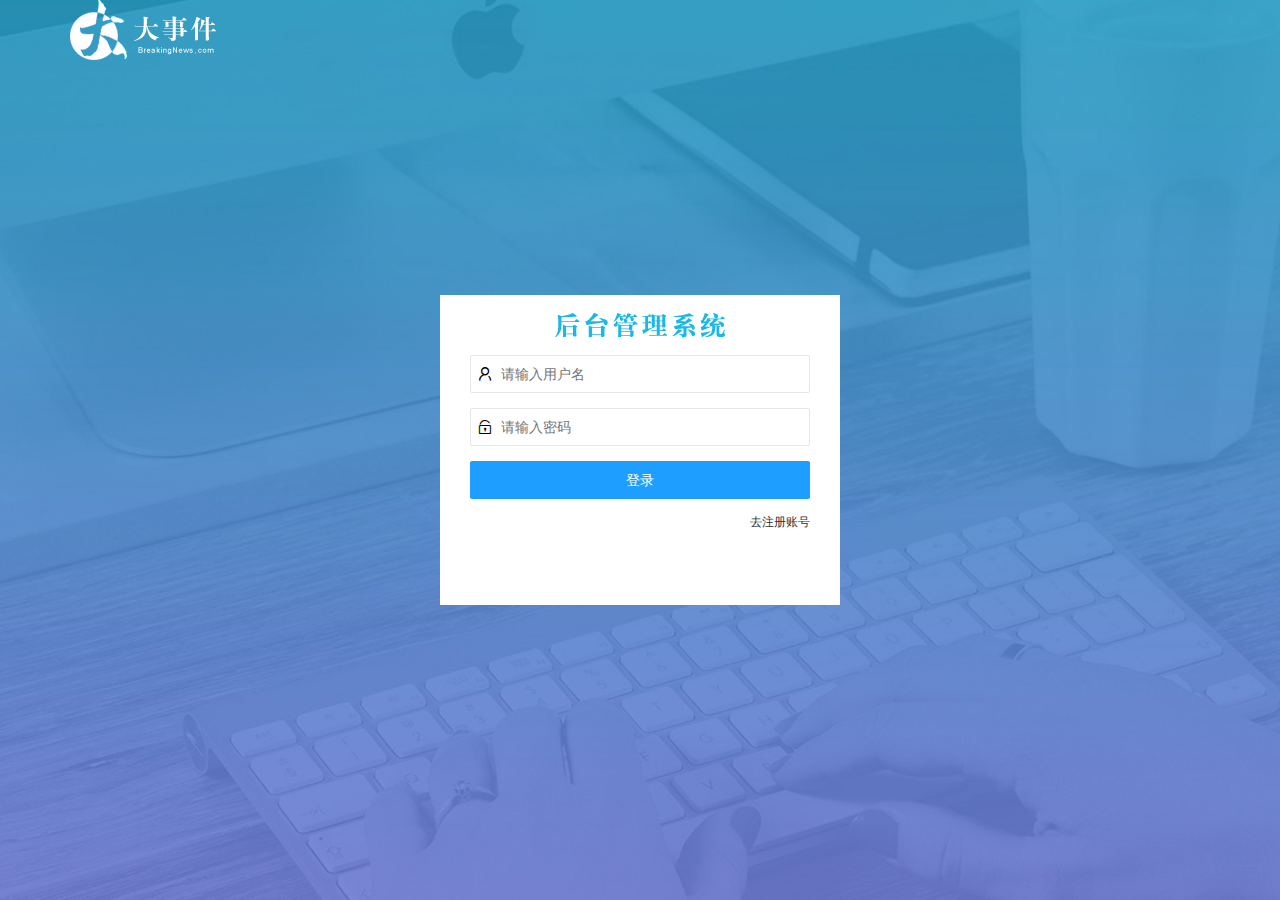
<file: login.html>
<!DOCTYPE html>
<html lang="en">
<head>
	<meta charset="UTF-8">
	<title>大事件-登录</title>
	<link rel="stylesheet" href="assets/lib/layui/css/layui.css">
	<link rel="stylesheet" href="assets/css/login.css">
	


</head>
<body>
<!--头部区域-->
 <div class="layui-main">
	 <img src="assets/images/logo.png" alt="">
 </div>
<!--登录区域-->
<div class="logAndRed_box">
	<div class="title_box"></div>
<!--	登录页面-->
	<div class="log_box">
		<form class="layui-form" id="form_log">
			<div class="layui-form-item">
				<i class="layui-icon layui-icon-username"></i>
				<input type="text" name="username" required lay-verify="required" placeholder="请输入用户名" autocomplete="off" class="layui-input">
			</div>
			<div class="layui-form-item">
				<i class="layui-icon layui-icon-password
"></i>
				<input type="password" name="password" required  lay-verify="required|pwd" placeholder="请输入密码" autocomplete="off" class="layui-input">
			</div>
			<div class="layui-form-item">
				<button class="layui-btn layui-btn-fluid layui-btn layui-btn-normal" lay-submit>登录</button>
			</div>
			<div class="layui-form-item links">
				<a href="javascript:" id="link_reg">去注册账号</a>
			</div>
		</form>
	</div>
<!--	注册页面-->
	<div class="reg_box">
		<form class="layui-form" id="form_reg">
			<div class="layui-form-item">
				<i class="layui-icon layui-icon-username"></i>
				<input type="text" name="username" required  lay-verify="required" placeholder="请输入用户名" autocomplete="off" class="layui-input">
			</div>
			<div class="layui-form-item">
				<i class="layui-icon layui-icon-password
"></i>
				<input type="password" name="password" required  lay-verify="required|pwd" placeholder="请输入密码" autocomplete="off" class="layui-input">
			</div>
			<div class="layui-form-item">
				<i class="layui-icon layui-icon-password
"></i>
				<input type="password" name="repassword" required  lay-verify="required|pwd|repwd" placeholder="请确认密码" autocomplete="off" class="layui-input">
			</div>
			<div class="layui-form-item">
				<button class="layui-btn layui-btn-fluid layui-btn layui-btn-normal" lay-submit>注册</button>
			</div>
			<div class="layui-form-item links">
				<a href="javascript:" id="link_login">去登录</a>
			</div>
		</form>
	</div>
</div>
<!--下面是测试-->

<!--导入类ui的js文件-->
<script src="assets/lib/layui/layui.all.js"></script>
<!--导入jq文件-->
<script src="assets/lib/jquery.js"></script>
<!--导入js的顺序是一定要注意的-->
<script src="assets/js/baseAPI.js"></script>
<!--导入登录界面的js-->
<script src="assets/js/login.js"></script>

</body>
</html>
</file>
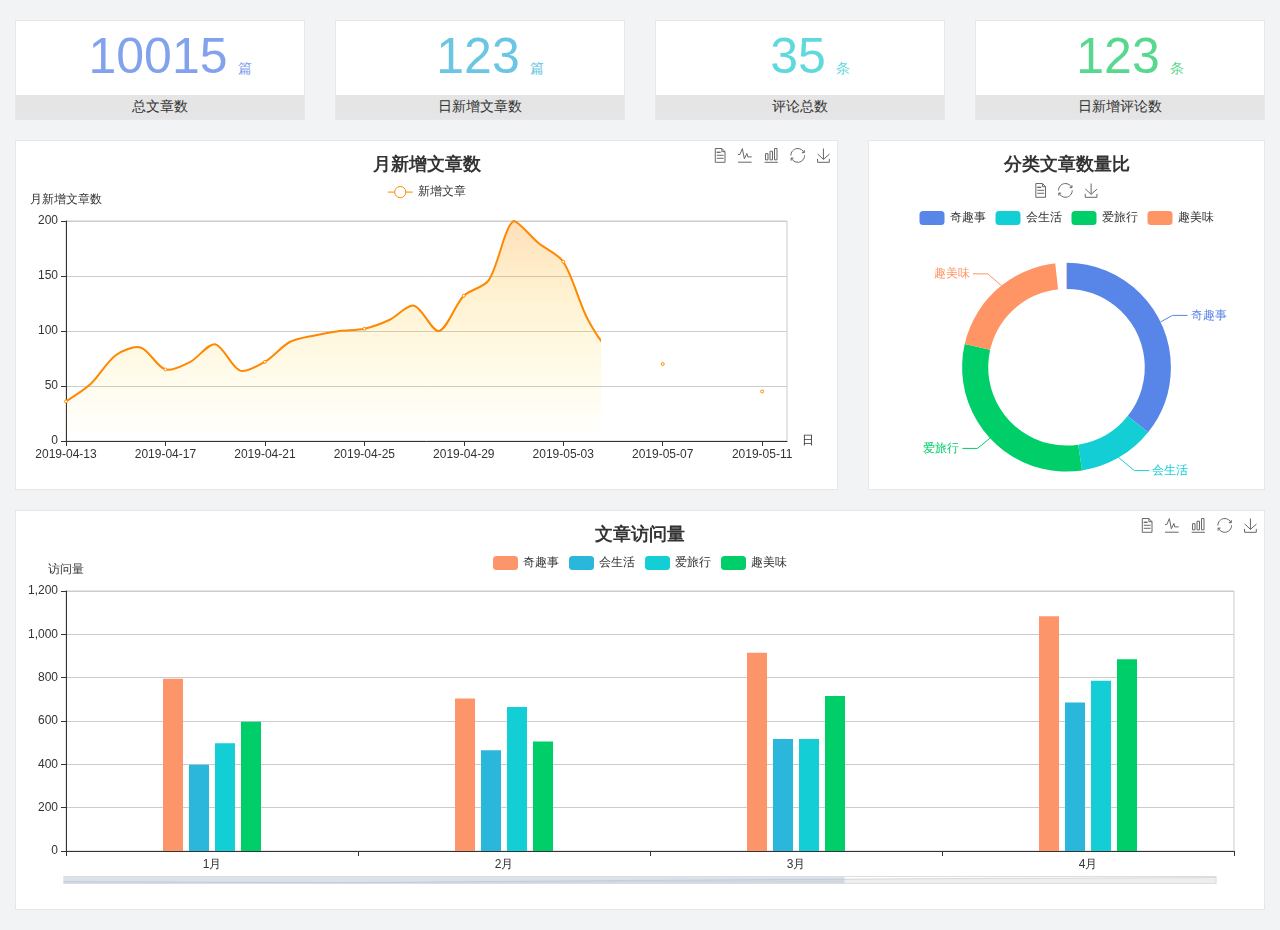
<file: home/dashboard.html>
<!DOCTYPE html>
<html lang="en">

<head>
  <meta charset="UTF-8">
  <meta name="viewport" content="width=device-width, initial-scale=1.0">
  <meta http-equiv="X-UA-Compatible" content="ie=edge">
  <title>图表统计</title>
	<link rel="stylesheet" href="../assets/lib/bootstrap.css">
	<link rel="stylesheet" href="../assets/lib/main.css">
	<script src="../assets/lib/jquery.js"></script>
	<script src="../assets/lib/echarts.min.js"></script>
</head>

<body>
  <div class="container-fluid">
    <div class="row spannel_list">
      <div class="col-sm-3 col-xs-6">
        <div class="spannel">
          <em>10015</em><span>篇</span>
          <b>总文章数</b>
        </div>
      </div>
      <div class="col-sm-3 col-xs-6">
        <div class="spannel scolor01">
          <em>123</em><span>篇</span>
          <b>日新增文章数</b>
        </div>
      </div>
      <div class="col-sm-3 col-xs-6">
        <div class="spannel scolor02">
          <em>35</em><span>条</span>
          <b>评论总数</b>
        </div>
      </div>
      <div class="col-sm-3 col-xs-6">
        <div class="spannel scolor03">
          <em>123</em><span>条</span>
          <b>日新增评论数</b>
        </div>
      </div>
    </div>
  </div>

  <div class="container-fluid">
    <div class="row curve-pie">
      <div class="col-lg-8 col-md-8">
        <div class="gragh_pannel" id="curve_show"></div>
      </div>
      <div class="col-lg-4 col-md-4">
        <div class="gragh_pannel" id="pie_show"></div>
      </div>
    </div>
  </div>

  <div class="container-fluid">
    <div class="column_pannel" id="column_show"></div>
  </div>

  <script>
    var oChart = echarts.init(document.getElementById('curve_show'));
    var aList_all = [
      { 'count': 36, 'date': '2019-04-13' },
      { 'count': 52, 'date': '2019-04-14' },
      { 'count': 78, 'date': '2019-04-15' },
      { 'count': 85, 'date': '2019-04-16' },
      { 'count': 65, 'date': '2019-04-17' },
      { 'count': 72, 'date': '2019-04-18' },
      { 'count': 88, 'date': '2019-04-19' },
      { 'count': 64, 'date': '2019-04-20' },
      { 'count': 72, 'date': '2019-04-21' },
      { 'count': 90, 'date': '2019-04-22' },
      { 'count': 96, 'date': '2019-04-23' },
      { 'count': 100, 'date': '2019-04-24' },
      { 'count': 102, 'date': '2019-04-25' },
      { 'count': 110, 'date': '2019-04-26' },
      { 'count': 123, 'date': '2019-04-27' },
      { 'count': 100, 'date': '2019-04-28' },
      { 'count': 132, 'date': '2019-04-29' },
      { 'count': 146, 'date': '2019-04-30' },
      { 'count': 200, 'date': '2019-05-01' },
      { 'count': 180, 'date': '2019-05-02' },
      { 'count': 163, 'date': '2019-05-03' },
      { 'count': 110, 'date': '2019-05-04' },
      { 'count': 80, 'date': '2019-05-05' },
      { 'count': 82, 'date': '2019-05-06' },
      { 'count': 70, 'date': '2019-05-07' },
      { 'count': 65, 'date': '2019-05-08' },
      { 'count': 54, 'date': '2019-05-09' },
      { 'count': 40, 'date': '2019-05-10' },
      { 'count': 45, 'date': '2019-05-11' },
      { 'count': 38, 'date': '2019-05-12' },
    ];

    let aCount = [];
    let aDate = [];

    for (var i = 0; i < aList_all.length; i++) {
      aCount.push(aList_all[i].count);
      aDate.push(aList_all[i].date);
    }

    var chartopt = {
      title: {
        text: '月新增文章数',
        left: 'center',
        top: '10'
      },
      tooltip: {
        trigger: 'axis'
      },
      legend: {
        data: ['新增文章'],
        top: '40'
      },
      toolbox: {
        show: true,
        feature: {
          mark: { show: true },
          dataView: { show: true, readOnly: false },
          magicType: { show: true, type: ['line', 'bar'] },
          restore: { show: true },
          saveAsImage: { show: true }
        }
      },
      calculable: true,
      xAxis: [
        {
          name: '日',
          type: 'category',
          boundaryGap: false,
          data: aDate
        }
      ],
      yAxis: [
        {
          name: '月新增文章数',
          type: 'value'
        }
      ],
      series: [
        {
          name: '新增文章',
          type: 'line',
          smooth: true,
          itemStyle: { normal: { areaStyle: { type: 'default' }, color: '#f80' }, lineStyle: { color: '#f80' } },
          data: aCount
        }],
      areaStyle: {
        normal: {
          color: new echarts.graphic.LinearGradient(0, 0, 0, 1, [{
            offset: 0,
            color: 'rgba(255,136,0,0.39)'
          }, {
            offset: .34,
            color: 'rgba(255,180,0,0.25)'
          }, {
            offset: 1,
            color: 'rgba(255,222,0,0.00)'
          }])

        }
      },
      grid: {
        show: true,
        x: 50,
        x2: 50,
        y: 80,
        height: 220
      }
    };

    oChart.setOption(chartopt);


    var oPie = echarts.init(document.getElementById('pie_show'));
    var oPieopt =
    {
      title: {
        top: 10,
        text: '分类文章数量比',
        x: 'center'
      },
      tooltip: {
        trigger: 'item',
        formatter: "{a} <br/>{b} : {c} ({d}%)"
      },
      color: ['#5885e8', '#13cfd5', '#00ce68', '#ff9565'],
      legend: {
        x: 'center',
        top: 65,
        data: ['奇趣事', '会生活', '爱旅行', '趣美味']
      },
      toolbox: {
        show: true,
        x: 'center',
        top: 35,
        feature: {
          mark: { show: true },
          dataView: { show: true, readOnly: false },
          magicType: {
            show: true,
            type: ['pie', 'funnel'],
            option: {
              funnel: {
                x: '25%',
                width: '50%',
                funnelAlign: 'left',
                max: 1548
              }
            }
          },
          restore: { show: true },
          saveAsImage: { show: true }
        }
      },
      calculable: true,
      series: [
        {
          name: '访问来源',
          type: 'pie',
          radius: ['45%', '60%'],
          center: ['50%', '65%'],
          data: [
            { value: 300, name: '奇趣事' },
            { value: 100, name: '会生活' },
            { value: 260, name: '爱旅行' },
            { value: 180, name: '趣美味' }
          ]
        }
      ]
    };
    oPie.setOption(oPieopt);



    var oColumn = this.echarts.init(document.getElementById('column_show'));
    var oColumnopt =
    {
      title: {
        text: '文章访问量',
        left: 'center',
        top: '10'
      },
      tooltip: {
        trigger: 'axis'
      },
      legend: {
        data: ['奇趣事', '会生活', '爱旅行', '趣美味'],
        top: '40'
      },
      toolbox: {
        show: true,
        feature: {
          mark: { show: true },
          dataView: { show: true, readOnly: false },
          magicType: { show: true, type: ['line', 'bar'] },
          restore: { show: true },
          saveAsImage: { show: true }
        }
      },
      calculable: true,
      xAxis: [
        {
          type: 'category',
          data: ['1月', '2月', '3月', '4月', '5月']
        }
      ],
      yAxis: [
        {
          name: '访问量',
          type: 'value'
        }
      ],
      series: [
        {
          name: '奇趣事',
          type: 'bar',
          barWidth: 20,
          itemStyle: {
            normal: { areaStyle: { type: 'default' }, color: '#fd956a' }
          },
          data: [800, 708, 920, 1090, 1200]
        },
        {
          name: '会生活',
          type: 'bar',
          barWidth: 20,
          itemStyle: {
            normal: { areaStyle: { type: 'default' }, color: '#2bb6db' }
          },
          data: [400, 468, 520, 690, 800]
        },
        {
          name: '爱旅行',
          type: 'bar',
          barWidth: 20,
          itemStyle: {
            normal: { areaStyle: { type: 'default' }, color: '#13cfd5' }
          },
          data: [500, 668, 520, 790, 900]
        },
        {
          name: '趣美味',
          type: 'bar',
          barWidth: 20,
          itemStyle: {
            normal: { areaStyle: { type: 'default' }, color: '#00ce68' }
          },
          data: [600, 508, 720, 890, 1000]
        }
      ],
      grid: {
        show: true,
        x: 50,
        x2: 30,
        y: 80,
        height: 260
      },
      dataZoom: [//给x轴设置滚动条
        {
          start: 0,//默认为0
          end: 100 - 1000 / 31,//默认为100
          type: 'slider',
          show: true,
          xAxisIndex: [0],
          handleSize: 0,//滑动条的 左右2个滑动条的大小
          height: 8,//组件高度
          left: 45, //左边的距离
          right: 50,//右边的距离
          bottom: 26,//右边的距离
          handleColor: '#ddd',//h滑动图标的颜色
          handleStyle: {
            borderColor: "#cacaca",
            borderWidth: "1",
            shadowBlur: 2,
            background: "#ddd",
            shadowColor: "#ddd",
          }
        }]
    };
    oColumn.setOption(oColumnopt);
  </script>
</body>

</html>
</file>
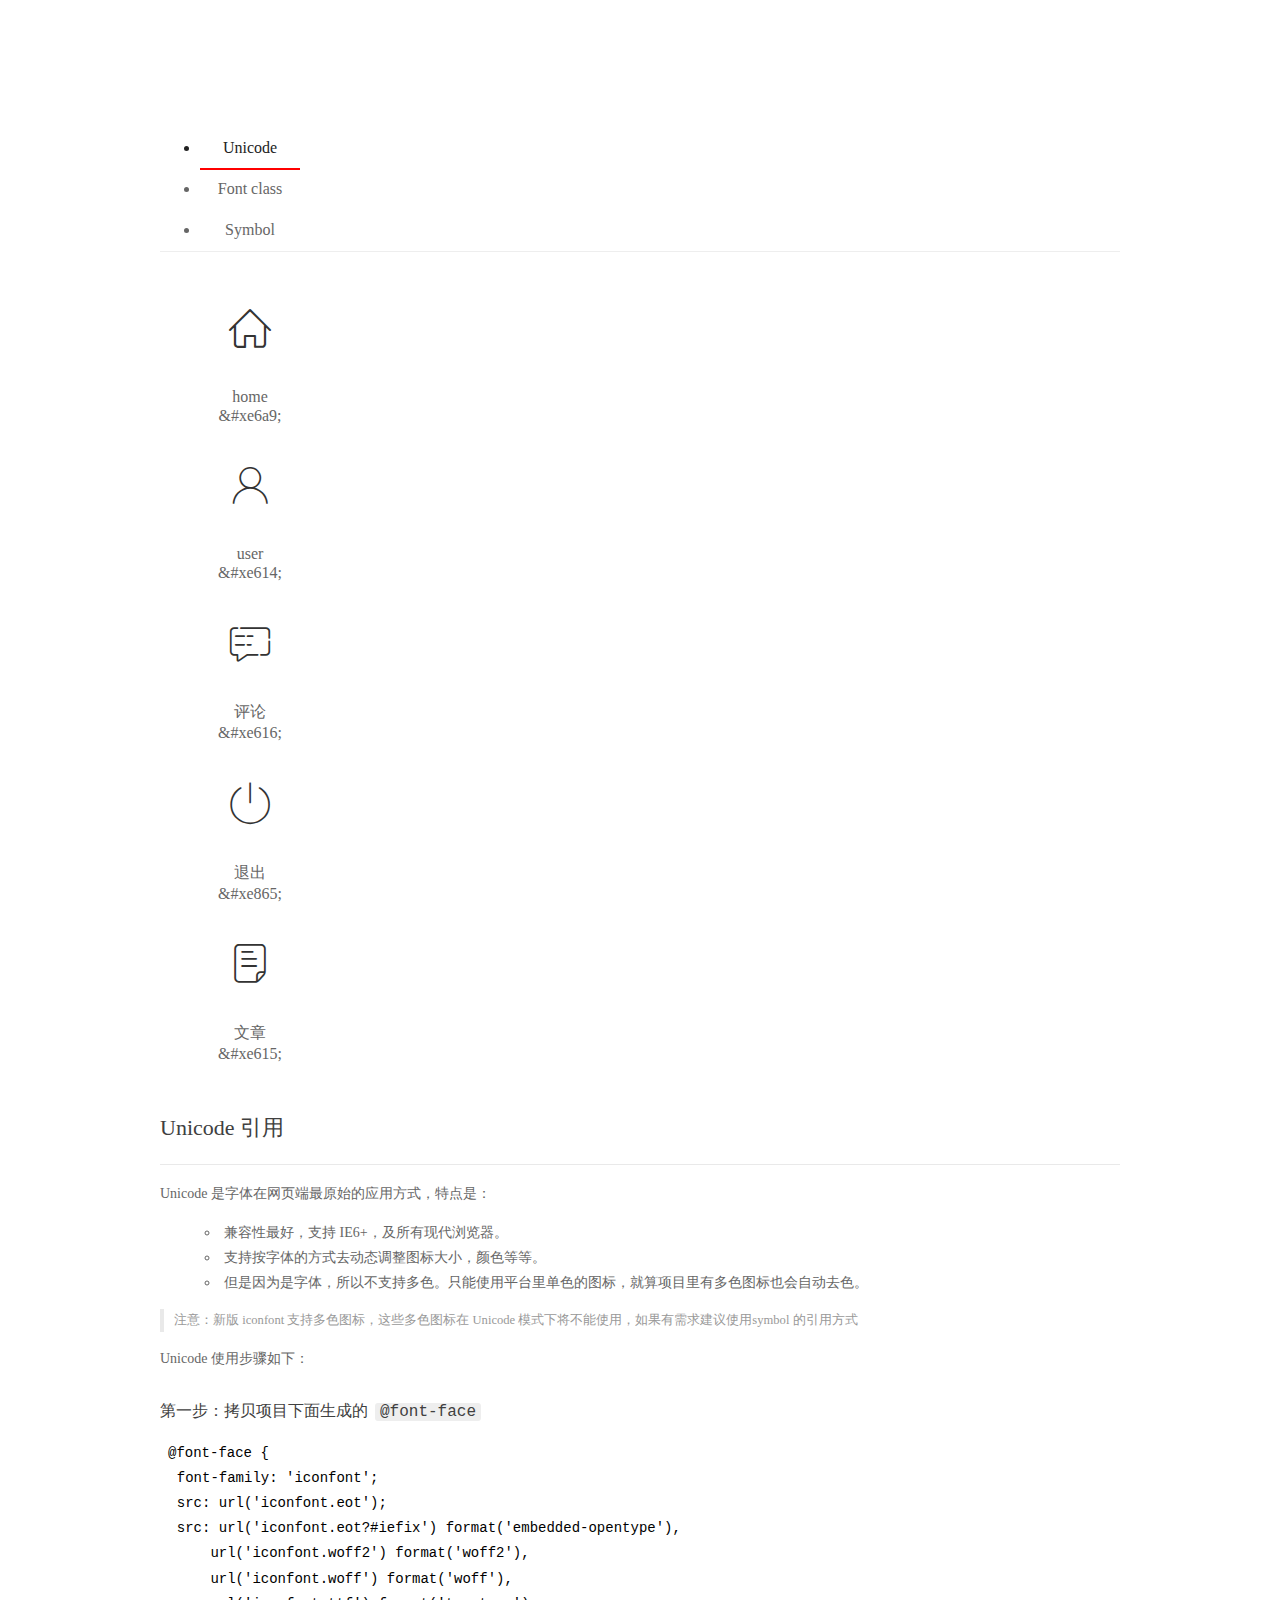
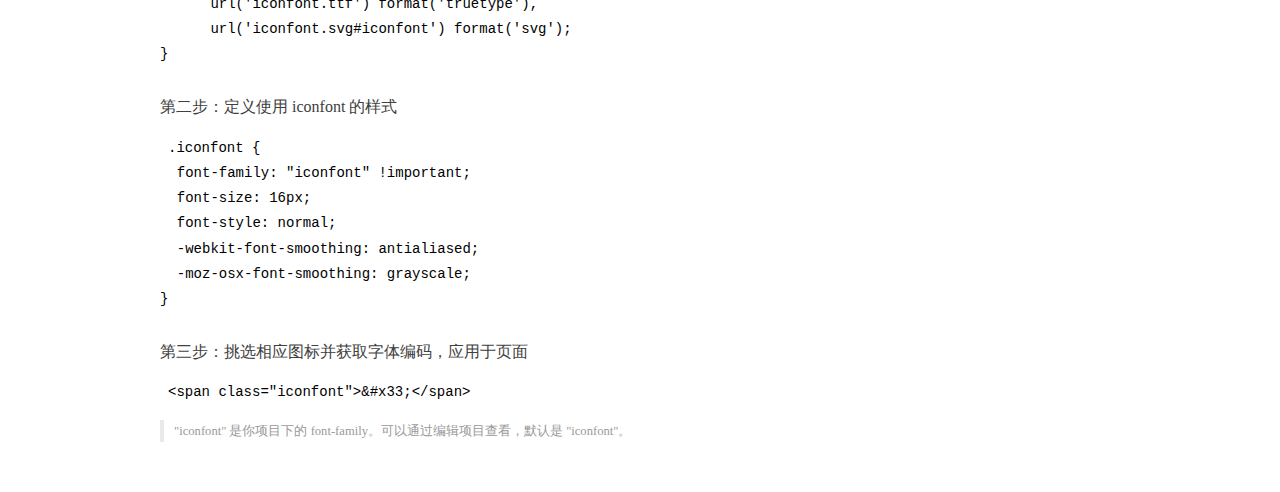
<file: assets/fonts/demo_index.html>
<!DOCTYPE html>
<html>
<head>
  <meta charset="utf-8"/>
  <title>IconFont Demo</title>
  <link rel="shortcut icon" href="https://gtms04.alicdn.com/tps/i4/TB1_oz6GVXXXXaFXpXXJDFnIXXX-64-64.ico" type="image/x-icon"/>
  <link rel="stylesheet" href="https://g.alicdn.com/thx/cube/1.3.2/cube.min.css">
  <link rel="stylesheet" href="demo.css">
  <link rel="stylesheet" href="iconfont.css">
  <script src="iconfont.js"></script>
  <!-- jQuery -->
  <script src="https://a1.alicdn.com/oss/uploads/2018/12/26/7bfddb60-08e8-11e9-9b04-53e73bb6408b.js"></script>
  <!-- 代码高亮 -->
  <script src="https://a1.alicdn.com/oss/uploads/2018/12/26/a3f714d0-08e6-11e9-8a15-ebf944d7534c.js"></script>
</head>
<body>
  <div class="main">
    <h1 class="logo"><a href="https://www.iconfont.cn/" title="iconfont 首页" target="_blank">&#xe86b;</a></h1>
    <div class="nav-tabs">
      <ul id="tabs" class="dib-box">
        <li class="dib active"><span>Unicode</span></li>
        <li class="dib"><span>Font class</span></li>
        <li class="dib"><span>Symbol</span></li>
      </ul>
      
    </div>
    <div class="tab-container">
      <div class="content unicode" style="display: block;">
          <ul class="icon_lists dib-box">
          
            <li class="dib">
              <span class="icon iconfont">&#xe6a9;</span>
                <div class="name">home</div>
                <div class="code-name">&amp;#xe6a9;</div>
              </li>
          
            <li class="dib">
              <span class="icon iconfont">&#xe614;</span>
                <div class="name">user</div>
                <div class="code-name">&amp;#xe614;</div>
              </li>
          
            <li class="dib">
              <span class="icon iconfont">&#xe616;</span>
                <div class="name">评论</div>
                <div class="code-name">&amp;#xe616;</div>
              </li>
          
            <li class="dib">
              <span class="icon iconfont">&#xe865;</span>
                <div class="name">退出</div>
                <div class="code-name">&amp;#xe865;</div>
              </li>
          
            <li class="dib">
              <span class="icon iconfont">&#xe615;</span>
                <div class="name">文章</div>
                <div class="code-name">&amp;#xe615;</div>
              </li>
          
          </ul>
          <div class="article markdown">
          <h2 id="unicode-">Unicode 引用</h2>
          <hr>

          <p>Unicode 是字体在网页端最原始的应用方式，特点是：</p>
          <ul>
            <li>兼容性最好，支持 IE6+，及所有现代浏览器。</li>
            <li>支持按字体的方式去动态调整图标大小，颜色等等。</li>
            <li>但是因为是字体，所以不支持多色。只能使用平台里单色的图标，就算项目里有多色图标也会自动去色。</li>
          </ul>
          <blockquote>
            <p>注意：新版 iconfont 支持多色图标，这些多色图标在 Unicode 模式下将不能使用，如果有需求建议使用symbol 的引用方式</p>
          </blockquote>
          <p>Unicode 使用步骤如下：</p>
          <h3 id="-font-face">第一步：拷贝项目下面生成的 <code>@font-face</code></h3>
<pre><code class="language-css"
>@font-face {
  font-family: 'iconfont';
  src: url('iconfont.eot');
  src: url('iconfont.eot?#iefix') format('embedded-opentype'),
      url('iconfont.woff2') format('woff2'),
      url('iconfont.woff') format('woff'),
      url('iconfont.ttf') format('truetype'),
      url('iconfont.svg#iconfont') format('svg');
}
</code></pre>
          <h3 id="-iconfont-">第二步：定义使用 iconfont 的样式</h3>
<pre><code class="language-css"
>.iconfont {
  font-family: "iconfont" !important;
  font-size: 16px;
  font-style: normal;
  -webkit-font-smoothing: antialiased;
  -moz-osx-font-smoothing: grayscale;
}
</code></pre>
          <h3 id="-">第三步：挑选相应图标并获取字体编码，应用于页面</h3>
<pre>
<code class="language-html"
>&lt;span class="iconfont"&gt;&amp;#x33;&lt;/span&gt;
</code></pre>
          <blockquote>
            <p>"iconfont" 是你项目下的 font-family。可以通过编辑项目查看，默认是 "iconfont"。</p>
          </blockquote>
          </div>
      </div>
      <div class="content font-class">
        <ul class="icon_lists dib-box">
          
          <li class="dib">
            <span class="icon iconfont icon-home"></span>
            <div class="name">
              home
            </div>
            <div class="code-name">.icon-home
            </div>
          </li>
          
          <li class="dib">
            <span class="icon iconfont icon-user"></span>
            <div class="name">
              user
            </div>
            <div class="code-name">.icon-user
            </div>
          </li>
          
          <li class="dib">
            <span class="icon iconfont icon-pinglun"></span>
            <div class="name">
              评论
            </div>
            <div class="code-name">.icon-pinglun
            </div>
          </li>
          
          <li class="dib">
            <span class="icon iconfont icon-tuichu"></span>
            <div class="name">
              退出
            </div>
            <div class="code-name">.icon-tuichu
            </div>
          </li>
          
          <li class="dib">
            <span class="icon iconfont icon-16"></span>
            <div class="name">
              文章
            </div>
            <div class="code-name">.icon-16
            </div>
          </li>
          
        </ul>
        <div class="article markdown">
        <h2 id="font-class-">font-class 引用</h2>
        <hr>

        <p>font-class 是 Unicode 使用方式的一种变种，主要是解决 Unicode 书写不直观，语意不明确的问题。</p>
        <p>与 Unicode 使用方式相比，具有如下特点：</p>
        <ul>
          <li>兼容性良好，支持 IE8+，及所有现代浏览器。</li>
          <li>相比于 Unicode 语意明确，书写更直观。可以很容易分辨这个 icon 是什么。</li>
          <li>因为使用 class 来定义图标，所以当要替换图标时，只需要修改 class 里面的 Unicode 引用。</li>
          <li>不过因为本质上还是使用的字体，所以多色图标还是不支持的。</li>
        </ul>
        <p>使用步骤如下：</p>
        <h3 id="-fontclass-">第一步：引入项目下面生成的 fontclass 代码：</h3>
<pre><code class="language-html">&lt;link rel="stylesheet" href="./iconfont.css"&gt;
</code></pre>
        <h3 id="-">第二步：挑选相应图标并获取类名，应用于页面：</h3>
<pre><code class="language-html">&lt;span class="iconfont icon-xxx"&gt;&lt;/span&gt;
</code></pre>
        <blockquote>
          <p>"
            iconfont" 是你项目下的 font-family。可以通过编辑项目查看，默认是 "iconfont"。</p>
        </blockquote>
      </div>
      </div>
      <div class="content symbol">
          <ul class="icon_lists dib-box">
          
            <li class="dib">
                <svg class="icon svg-icon" aria-hidden="true">
                  <use xlink:href="#icon-home"></use>
                </svg>
                <div class="name">home</div>
                <div class="code-name">#icon-home</div>
            </li>
          
            <li class="dib">
                <svg class="icon svg-icon" aria-hidden="true">
                  <use xlink:href="#icon-user"></use>
                </svg>
                <div class="name">user</div>
                <div class="code-name">#icon-user</div>
            </li>
          
            <li class="dib">
                <svg class="icon svg-icon" aria-hidden="true">
                  <use xlink:href="#icon-pinglun"></use>
                </svg>
                <div class="name">评论</div>
                <div class="code-name">#icon-pinglun</div>
            </li>
          
            <li class="dib">
                <svg class="icon svg-icon" aria-hidden="true">
                  <use xlink:href="#icon-tuichu"></use>
                </svg>
                <div class="name">退出</div>
                <div class="code-name">#icon-tuichu</div>
            </li>
          
            <li class="dib">
                <svg class="icon svg-icon" aria-hidden="true">
                  <use xlink:href="#icon-16"></use>
                </svg>
                <div class="name">文章</div>
                <div class="code-name">#icon-16</div>
            </li>
          
          </ul>
          <div class="article markdown">
          <h2 id="symbol-">Symbol 引用</h2>
          <hr>

          <p>这是一种全新的使用方式，应该说这才是未来的主流，也是平台目前推荐的用法。相关介绍可以参考这篇<a href="">文章</a>
            这种用法其实是做了一个 SVG 的集合，与另外两种相比具有如下特点：</p>
          <ul>
            <li>支持多色图标了，不再受单色限制。</li>
            <li>通过一些技巧，支持像字体那样，通过 <code>font-size</code>, <code>color</code> 来调整样式。</li>
            <li>兼容性较差，支持 IE9+，及现代浏览器。</li>
            <li>浏览器渲染 SVG 的性能一般，还不如 png。</li>
          </ul>
          <p>使用步骤如下：</p>
          <h3 id="-symbol-">第一步：引入项目下面生成的 symbol 代码：</h3>
<pre><code class="language-html">&lt;script src="./iconfont.js"&gt;&lt;/script&gt;
</code></pre>
          <h3 id="-css-">第二步：加入通用 CSS 代码（引入一次就行）：</h3>
<pre><code class="language-html">&lt;style&gt;
.icon {
  width: 1em;
  height: 1em;
  vertical-align: -0.15em;
  fill: currentColor;
  overflow: hidden;
}
&lt;/style&gt;
</code></pre>
          <h3 id="-">第三步：挑选相应图标并获取类名，应用于页面：</h3>
<pre><code class="language-html">&lt;svg class="icon" aria-hidden="true"&gt;
  &lt;use xlink:href="#icon-xxx"&gt;&lt;/use&gt;
&lt;/svg&gt;
</code></pre>
          </div>
      </div>

    </div>
  </div>
  <script>
  $(document).ready(function () {
      $('.tab-container .content:first').show()

      $('#tabs li').click(function (e) {
        var tabContent = $('.tab-container .content')
        var index = $(this).index()

        if ($(this).hasClass('active')) {
          return
        } else {
          $('#tabs li').removeClass('active')
          $(this).addClass('active')

          tabContent.hide().eq(index).fadeIn()
        }
      })
    })
  </script>
</body>
</html>
</file>
<file: assets/lib/layui/css/layui.css>
/** layui-v2.5.5 MIT License By https://www.layui.com */
 .layui-inline,img{display:inline-block;vertical-align:middle}h1,h2,h3,h4,h5,h6{font-weight:400}.layui-edge,.layui-header,.layui-inline,.layui-main{position:relative}.layui-body,.layui-edge,.layui-elip{overflow:hidden}.layui-btn,.layui-edge,.layui-inline,img{vertical-align:middle}.layui-btn,.layui-disabled,.layui-icon,.layui-unselect{-moz-user-select:none;-webkit-user-select:none;-ms-user-select:none}.layui-elip,.layui-form-checkbox span,.layui-form-pane .layui-form-label{text-overflow:ellipsis;white-space:nowrap}.layui-breadcrumb,.layui-tree-btnGroup{visibility:hidden}blockquote,body,button,dd,div,dl,dt,form,h1,h2,h3,h4,h5,h6,input,li,ol,p,pre,td,textarea,th,ul{margin:0;padding:0;-webkit-tap-highlight-color:rgba(0,0,0,0)}a:active,a:hover{outline:0}img{border:none}li{list-style:none}table{border-collapse:collapse;border-spacing:0}h4,h5,h6{font-size:100%}button,input,optgroup,option,select,textarea{font-family:inherit;font-size:inherit;font-style:inherit;font-weight:inherit;outline:0}pre{white-space:pre-wrap;white-space:-moz-pre-wrap;white-space:-pre-wrap;white-space:-o-pre-wrap;word-wrap:break-word}body{line-height:24px;font:14px Helvetica Neue,Helvetica,PingFang SC,Tahoma,Arial,sans-serif}hr{height:1px;margin:10px 0;border:0;clear:both}a{color:#333;text-decoration:none}a:hover{color:#777}a cite{font-style:normal;*cursor:pointer}.layui-border-box,.layui-border-box *{box-sizing:border-box}.layui-box,.layui-box *{box-sizing:content-box}.layui-clear{clear:both;*zoom:1}.layui-clear:after{content:'\20';clear:both;*zoom:1;display:block;height:0}.layui-inline{*display:inline;*zoom:1}.layui-edge{display:inline-block;width:0;height:0;border-width:6px;border-style:dashed;border-color:transparent}.layui-edge-top{top:-4px;border-bottom-color:#999;border-bottom-style:solid}.layui-edge-right{border-left-color:#999;border-left-style:solid}.layui-edge-bottom{top:2px;border-top-color:#999;border-top-style:solid}.layui-edge-left{border-right-color:#999;border-right-style:solid}.layui-disabled,.layui-disabled:hover{color:#d2d2d2!important;cursor:not-allowed!important}.layui-circle{border-radius:100%}.layui-show{display:block!important}.layui-hide{display:none!important}@font-face{font-family:layui-icon;src:url(../font/iconfont.eot?v=250);src:url(../font/iconfont.eot?v=250#iefix) format('embedded-opentype'),url(../font/iconfont.woff2?v=250) format('woff2'),url(../font/iconfont.woff?v=250) format('woff'),url(../font/iconfont.ttf?v=250) format('truetype'),url(../font/iconfont.svg?v=250#layui-icon) format('svg')}.layui-icon{font-family:layui-icon!important;font-size:16px;font-style:normal;-webkit-font-smoothing:antialiased;-moz-osx-font-smoothing:grayscale}.layui-icon-reply-fill:before{content:"\e611"}.layui-icon-set-fill:before{content:"\e614"}.layui-icon-menu-fill:before{content:"\e60f"}.layui-icon-search:before{content:"\e615"}.layui-icon-share:before{content:"\e641"}.layui-icon-set-sm:before{content:"\e620"}.layui-icon-engine:before{content:"\e628"}.layui-icon-close:before{content:"\1006"}.layui-icon-close-fill:before{content:"\1007"}.layui-icon-chart-screen:before{content:"\e629"}.layui-icon-star:before{content:"\e600"}.layui-icon-circle-dot:before{content:"\e617"}.layui-icon-chat:before{content:"\e606"}.layui-icon-release:before{content:"\e609"}.layui-icon-list:before{content:"\e60a"}.layui-icon-chart:before{content:"\e62c"}.layui-icon-ok-circle:before{content:"\1005"}.layui-icon-layim-theme:before{content:"\e61b"}.layui-icon-table:before{content:"\e62d"}.layui-icon-right:before{content:"\e602"}.layui-icon-left:before{content:"\e603"}.layui-icon-cart-simple:before{content:"\e698"}.layui-icon-face-cry:before{content:"\e69c"}.layui-icon-face-smile:before{content:"\e6af"}.layui-icon-survey:before{content:"\e6b2"}.layui-icon-tree:before{content:"\e62e"}.layui-icon-upload-circle:before{content:"\e62f"}.layui-icon-add-circle:before{content:"\e61f"}.layui-icon-download-circle:before{content:"\e601"}.layui-icon-templeate-1:before{content:"\e630"}.layui-icon-util:before{content:"\e631"}.layui-icon-face-surprised:before{content:"\e664"}.layui-icon-edit:before{content:"\e642"}.layui-icon-speaker:before{content:"\e645"}.layui-icon-down:before{content:"\e61a"}.layui-icon-file:before{content:"\e621"}.layui-icon-layouts:before{content:"\e632"}.layui-icon-rate-half:before{content:"\e6c9"}.layui-icon-add-circle-fine:before{content:"\e608"}.layui-icon-prev-circle:before{content:"\e633"}.layui-icon-read:before{content:"\e705"}.layui-icon-404:before{content:"\e61c"}.layui-icon-carousel:before{content:"\e634"}.layui-icon-help:before{content:"\e607"}.layui-icon-code-circle:before{content:"\e635"}.layui-icon-water:before{content:"\e636"}.layui-icon-username:before{content:"\e66f"}.layui-icon-find-fill:before{content:"\e670"}.layui-icon-about:before{content:"\e60b"}.layui-icon-location:before{content:"\e715"}.layui-icon-up:before{content:"\e619"}.layui-icon-pause:before{content:"\e651"}.layui-icon-date:before{content:"\e637"}.layui-icon-layim-uploadfile:before{content:"\e61d"}.layui-icon-delete:before{content:"\e640"}.layui-icon-play:before{content:"\e652"}.layui-icon-top:before{content:"\e604"}.layui-icon-friends:before{content:"\e612"}.layui-icon-refresh-3:before{content:"\e9aa"}.layui-icon-ok:before{content:"\e605"}.layui-icon-layer:before{content:"\e638"}.layui-icon-face-smile-fine:before{content:"\e60c"}.layui-icon-dollar:before{content:"\e659"}.layui-icon-group:before{content:"\e613"}.layui-icon-layim-download:before{content:"\e61e"}.layui-icon-picture-fine:before{content:"\e60d"}.layui-icon-link:before{content:"\e64c"}.layui-icon-diamond:before{content:"\e735"}.layui-icon-log:before{content:"\e60e"}.layui-icon-rate-solid:before{content:"\e67a"}.layui-icon-fonts-del:before{content:"\e64f"}.layui-icon-unlink:before{content:"\e64d"}.layui-icon-fonts-clear:before{content:"\e639"}.layui-icon-triangle-r:before{content:"\e623"}.layui-icon-circle:before{content:"\e63f"}.layui-icon-radio:before{content:"\e643"}.layui-icon-align-center:before{content:"\e647"}.layui-icon-align-right:before{content:"\e648"}.layui-icon-align-left:before{content:"\e649"}.layui-icon-loading-1:before{content:"\e63e"}.layui-icon-return:before{content:"\e65c"}.layui-icon-fonts-strong:before{content:"\e62b"}.layui-icon-upload:before{content:"\e67c"}.layui-icon-dialogue:before{content:"\e63a"}.layui-icon-video:before{content:"\e6ed"}.layui-icon-headset:before{content:"\e6fc"}.layui-icon-cellphone-fine:before{content:"\e63b"}.layui-icon-add-1:before{content:"\e654"}.layui-icon-face-smile-b:before{content:"\e650"}.layui-icon-fonts-html:before{content:"\e64b"}.layui-icon-form:before{content:"\e63c"}.layui-icon-cart:before{content:"\e657"}.layui-icon-camera-fill:before{content:"\e65d"}.layui-icon-tabs:before{content:"\e62a"}.layui-icon-fonts-code:before{content:"\e64e"}.layui-icon-fire:before{content:"\e756"}.layui-icon-set:before{content:"\e716"}.layui-icon-fonts-u:before{content:"\e646"}.layui-icon-triangle-d:before{content:"\e625"}.layui-icon-tips:before{content:"\e702"}.layui-icon-picture:before{content:"\e64a"}.layui-icon-more-vertical:before{content:"\e671"}.layui-icon-flag:before{content:"\e66c"}.layui-icon-loading:before{content:"\e63d"}.layui-icon-fonts-i:before{content:"\e644"}.layui-icon-refresh-1:before{content:"\e666"}.layui-icon-rmb:before{content:"\e65e"}.layui-icon-home:before{content:"\e68e"}.layui-icon-user:before{content:"\e770"}.layui-icon-notice:before{content:"\e667"}.layui-icon-login-weibo:before{content:"\e675"}.layui-icon-voice:before{content:"\e688"}.layui-icon-upload-drag:before{content:"\e681"}.layui-icon-login-qq:before{content:"\e676"}.layui-icon-snowflake:before{content:"\e6b1"}.layui-icon-file-b:before{content:"\e655"}.layui-icon-template:before{content:"\e663"}.layui-icon-auz:before{content:"\e672"}.layui-icon-console:before{content:"\e665"}.layui-icon-app:before{content:"\e653"}.layui-icon-prev:before{content:"\e65a"}.layui-icon-website:before{content:"\e7ae"}.layui-icon-next:before{content:"\e65b"}.layui-icon-component:before{content:"\e857"}.layui-icon-more:before{content:"\e65f"}.layui-icon-login-wechat:before{content:"\e677"}.layui-icon-shrink-right:before{content:"\e668"}.layui-icon-spread-left:before{content:"\e66b"}.layui-icon-camera:before{content:"\e660"}.layui-icon-note:before{content:"\e66e"}.layui-icon-refresh:before{content:"\e669"}.layui-icon-female:before{content:"\e661"}.layui-icon-male:before{content:"\e662"}.layui-icon-password:before{content:"\e673"}.layui-icon-senior:before{content:"\e674"}.layui-icon-theme:before{content:"\e66a"}.layui-icon-tread:before{content:"\e6c5"}.layui-icon-praise:before{content:"\e6c6"}.layui-icon-star-fill:before{content:"\e658"}.layui-icon-rate:before{content:"\e67b"}.layui-icon-template-1:before{content:"\e656"}.layui-icon-vercode:before{content:"\e679"}.layui-icon-cellphone:before{content:"\e678"}.layui-icon-screen-full:before{content:"\e622"}.layui-icon-screen-restore:before{content:"\e758"}.layui-icon-cols:before{content:"\e610"}.layui-icon-export:before{content:"\e67d"}.layui-icon-print:before{content:"\e66d"}.layui-icon-slider:before{content:"\e714"}.layui-icon-addition:before{content:"\e624"}.layui-icon-subtraction:before{content:"\e67e"}.layui-icon-service:before{content:"\e626"}.layui-icon-transfer:before{content:"\e691"}.layui-main{width:1140px;margin:0 auto}.layui-header{z-index:1000;height:60px}.layui-header a:hover{transition:all .5s;-webkit-transition:all .5s}.layui-side{position:fixed;left:0;top:0;bottom:0;z-index:999;width:200px;overflow-x:hidden}.layui-side-scroll{position:relative;width:220px;height:100%;overflow-x:hidden}.layui-body{position:absolute;left:200px;right:0;top:0;bottom:0;z-index:998;width:auto;overflow-y:auto;box-sizing:border-box}.layui-layout-body{overflow:hidden}.layui-layout-admin .layui-header{background-color:#23262E}.layui-layout-admin .layui-side{top:60px;width:200px;overflow-x:hidden}.layui-layout-admin .layui-body{position:fixed;top:60px;bottom:44px}.layui-layout-admin .layui-main{width:auto;margin:0 15px}.layui-layout-admin .layui-footer{position:fixed;left:200px;right:0;bottom:0;height:44px;line-height:44px;padding:0 15px;background-color:#eee}.layui-layout-admin .layui-logo{position:absolute;left:0;top:0;width:200px;height:100%;line-height:60px;text-align:center;color:#009688;font-size:16px}.layui-layout-admin .layui-header .layui-nav{background:0 0}.layui-layout-left{position:absolute!important;left:200px;top:0}.layui-layout-right{position:absolute!important;right:0;top:0}.layui-container{position:relative;margin:0 auto;padding:0 15px;box-sizing:border-box}.layui-fluid{position:relative;margin:0 auto;padding:0 15px}.layui-row:after,.layui-row:before{content:'';display:block;clear:both}.layui-col-lg1,.layui-col-lg10,.layui-col-lg11,.layui-col-lg12,.layui-col-lg2,.layui-col-lg3,.layui-col-lg4,.layui-col-lg5,.layui-col-lg6,.layui-col-lg7,.layui-col-lg8,.layui-col-lg9,.layui-col-md1,.layui-col-md10,.layui-col-md11,.layui-col-md12,.layui-col-md2,.layui-col-md3,.layui-col-md4,.layui-col-md5,.layui-col-md6,.layui-col-md7,.layui-col-md8,.layui-col-md9,.layui-col-sm1,.layui-col-sm10,.layui-col-sm11,.layui-col-sm12,.layui-col-sm2,.layui-col-sm3,.layui-col-sm4,.layui-col-sm5,.layui-col-sm6,.layui-col-sm7,.layui-col-sm8,.layui-col-sm9,.layui-col-xs1,.layui-col-xs10,.layui-col-xs11,.layui-col-xs12,.layui-col-xs2,.layui-col-xs3,.layui-col-xs4,.layui-col-xs5,.layui-col-xs6,.layui-col-xs7,.layui-col-xs8,.layui-col-xs9{position:relative;display:block;box-sizing:border-box}.layui-col-xs1,.layui-col-xs10,.layui-col-xs11,.layui-col-xs12,.layui-col-xs2,.layui-col-xs3,.layui-col-xs4,.layui-col-xs5,.layui-col-xs6,.layui-col-xs7,.layui-col-xs8,.layui-col-xs9{float:left}.layui-col-xs1{width:8.33333333%}.layui-col-xs2{width:16.66666667%}.layui-col-xs3{width:25%}.layui-col-xs4{width:33.33333333%}.layui-col-xs5{width:41.66666667%}.layui-col-xs6{width:50%}.layui-col-xs7{width:58.33333333%}.layui-col-xs8{width:66.66666667%}.layui-col-xs9{width:75%}.layui-col-xs10{width:83.33333333%}.layui-col-xs11{width:91.66666667%}.layui-col-xs12{width:100%}.layui-col-xs-offset1{margin-left:8.33333333%}.layui-col-xs-offset2{margin-left:16.66666667%}.layui-col-xs-offset3{margin-left:25%}.layui-col-xs-offset4{margin-left:33.33333333%}.layui-col-xs-offset5{margin-left:41.66666667%}.layui-col-xs-offset6{margin-left:50%}.layui-col-xs-offset7{margin-left:58.33333333%}.layui-col-xs-offset8{margin-left:66.66666667%}.layui-col-xs-offset9{margin-left:75%}.layui-col-xs-offset10{margin-left:83.33333333%}.layui-col-xs-offset11{margin-left:91.66666667%}.layui-col-xs-offset12{margin-left:100%}@media screen and (max-width:768px){.layui-hide-xs{display:none!important}.layui-show-xs-block{display:block!important}.layui-show-xs-inline{display:inline!important}.layui-show-xs-inline-block{display:inline-block!important}}@media screen and (min-width:768px){.layui-container{width:750px}.layui-hide-sm{display:none!important}.layui-show-sm-block{display:block!important}.layui-show-sm-inline{display:inline!important}.layui-show-sm-inline-block{display:inline-block!important}.layui-col-sm1,.layui-col-sm10,.layui-col-sm11,.layui-col-sm12,.layui-col-sm2,.layui-col-sm3,.layui-col-sm4,.layui-col-sm5,.layui-col-sm6,.layui-col-sm7,.layui-col-sm8,.layui-col-sm9{float:left}.layui-col-sm1{width:8.33333333%}.layui-col-sm2{width:16.66666667%}.layui-col-sm3{width:25%}.layui-col-sm4{width:33.33333333%}.layui-col-sm5{width:41.66666667%}.layui-col-sm6{width:50%}.layui-col-sm7{width:58.33333333%}.layui-col-sm8{width:66.66666667%}.layui-col-sm9{width:75%}.layui-col-sm10{width:83.33333333%}.layui-col-sm11{width:91.66666667%}.layui-col-sm12{width:100%}.layui-col-sm-offset1{margin-left:8.33333333%}.layui-col-sm-offset2{margin-left:16.66666667%}.layui-col-sm-offset3{margin-left:25%}.layui-col-sm-offset4{margin-left:33.33333333%}.layui-col-sm-offset5{margin-left:41.66666667%}.layui-col-sm-offset6{margin-left:50%}.layui-col-sm-offset7{margin-left:58.33333333%}.layui-col-sm-offset8{margin-left:66.66666667%}.layui-col-sm-offset9{margin-left:75%}.layui-col-sm-offset10{margin-left:83.33333333%}.layui-col-sm-offset11{margin-left:91.66666667%}.layui-col-sm-offset12{margin-left:100%}}@media screen and (min-width:992px){.layui-container{width:970px}.layui-hide-md{display:none!important}.layui-show-md-block{display:block!important}.layui-show-md-inline{display:inline!important}.layui-show-md-inline-block{display:inline-block!important}.layui-col-md1,.layui-col-md10,.layui-col-md11,.layui-col-md12,.layui-col-md2,.layui-col-md3,.layui-col-md4,.layui-col-md5,.layui-col-md6,.layui-col-md7,.layui-col-md8,.layui-col-md9{float:left}.layui-col-md1{width:8.33333333%}.layui-col-md2{width:16.66666667%}.layui-col-md3{width:25%}.layui-col-md4{width:33.33333333%}.layui-col-md5{width:41.66666667%}.layui-col-md6{width:50%}.layui-col-md7{width:58.33333333%}.layui-col-md8{width:66.66666667%}.layui-col-md9{width:75%}.layui-col-md10{width:83.33333333%}.layui-col-md11{width:91.66666667%}.layui-col-md12{width:100%}.layui-col-md-offset1{margin-left:8.33333333%}.layui-col-md-offset2{margin-left:16.66666667%}.layui-col-md-offset3{margin-left:25%}.layui-col-md-offset4{margin-left:33.33333333%}.layui-col-md-offset5{margin-left:41.66666667%}.layui-col-md-offset6{margin-left:50%}.layui-col-md-offset7{margin-left:58.33333333%}.layui-col-md-offset8{margin-left:66.66666667%}.layui-col-md-offset9{margin-left:75%}.layui-col-md-offset10{margin-left:83.33333333%}.layui-col-md-offset11{margin-left:91.66666667%}.layui-col-md-offset12{margin-left:100%}}@media screen and (min-width:1200px){.layui-container{width:1170px}.layui-hide-lg{display:none!important}.layui-show-lg-block{display:block!important}.layui-show-lg-inline{display:inline!important}.layui-show-lg-inline-block{display:inline-block!important}.layui-col-lg1,.layui-col-lg10,.layui-col-lg11,.layui-col-lg12,.layui-col-lg2,.layui-col-lg3,.layui-col-lg4,.layui-col-lg5,.layui-col-lg6,.layui-col-lg7,.layui-col-lg8,.layui-col-lg9{float:left}.layui-col-lg1{width:8.33333333%}.layui-col-lg2{width:16.66666667%}.layui-col-lg3{width:25%}.layui-col-lg4{width:33.33333333%}.layui-col-lg5{width:41.66666667%}.layui-col-lg6{width:50%}.layui-col-lg7{width:58.33333333%}.layui-col-lg8{width:66.66666667%}.layui-col-lg9{width:75%}.layui-col-lg10{width:83.33333333%}.layui-col-lg11{width:91.66666667%}.layui-col-lg12{width:100%}.layui-col-lg-offset1{margin-left:8.33333333%}.layui-col-lg-offset2{margin-left:16.66666667%}.layui-col-lg-offset3{margin-left:25%}.layui-col-lg-offset4{margin-left:33.33333333%}.layui-col-lg-offset5{margin-left:41.66666667%}.layui-col-lg-offset6{margin-left:50%}.layui-col-lg-offset7{margin-left:58.33333333%}.layui-col-lg-offset8{margin-left:66.66666667%}.layui-col-lg-offset9{margin-left:75%}.layui-col-lg-offset10{margin-left:83.33333333%}.layui-col-lg-offset11{margin-left:91.66666667%}.layui-col-lg-offset12{margin-left:100%}}.layui-col-space1{margin:-.5px}.layui-col-space1>*{padding:.5px}.layui-col-space3{margin:-1.5px}.layui-col-space3>*{padding:1.5px}.layui-col-space5{margin:-2.5px}.layui-col-space5>*{padding:2.5px}.layui-col-space8{margin:-3.5px}.layui-col-space8>*{padding:3.5px}.layui-col-space10{margin:-5px}.layui-col-space10>*{padding:5px}.layui-col-space12{margin:-6px}.layui-col-space12>*{padding:6px}.layui-col-space15{margin:-7.5px}.layui-col-space15>*{padding:7.5px}.layui-col-space18{margin:-9px}.layui-col-space18>*{padding:9px}.layui-col-space20{margin:-10px}.layui-col-space20>*{padding:10px}.layui-col-space22{margin:-11px}.layui-col-space22>*{padding:11px}.layui-col-space25{margin:-12.5px}.layui-col-space25>*{padding:12.5px}.layui-col-space30{margin:-15px}.layui-col-space30>*{padding:15px}.layui-btn,.layui-input,.layui-select,.layui-textarea,.layui-upload-button{outline:0;-webkit-appearance:none;transition:all .3s;-webkit-transition:all .3s;box-sizing:border-box}.layui-elem-quote{margin-bottom:10px;padding:15px;line-height:22px;border-left:5px solid #009688;border-radius:0 2px 2px 0;background-color:#f2f2f2}.layui-quote-nm{border-style:solid;border-width:1px 1px 1px 5px;background:0 0}.layui-elem-field{margin-bottom:10px;padding:0;border-width:1px;border-style:solid}.layui-elem-field legend{margin-left:20px;padding:0 10px;font-size:20px;font-weight:300}.layui-field-title{margin:10px 0 20px;border-width:1px 0 0}.layui-field-box{padding:10px 15px}.layui-field-title .layui-field-box{padding:10px 0}.layui-progress{position:relative;height:6px;border-radius:20px;background-color:#e2e2e2}.layui-progress-bar{position:absolute;left:0;top:0;width:0;max-width:100%;height:6px;border-radius:20px;text-align:right;background-color:#5FB878;transition:all .3s;-webkit-transition:all .3s}.layui-progress-big,.layui-progress-big .layui-progress-bar{height:18px;line-height:18px}.layui-progress-text{position:relative;top:-20px;line-height:18px;font-size:12px;color:#666}.layui-progress-big .layui-progress-text{position:static;padding:0 10px;color:#fff}.layui-collapse{border-width:1px;border-style:solid;border-radius:2px}.layui-colla-content,.layui-colla-item{border-top-width:1px;border-top-style:solid}.layui-colla-item:first-child{border-top:none}.layui-colla-title{position:relative;height:42px;line-height:42px;padding:0 15px 0 35px;color:#333;background-color:#f2f2f2;cursor:pointer;font-size:14px;overflow:hidden}.layui-colla-content{display:none;padding:10px 15px;line-height:22px;color:#666}.layui-colla-icon{position:absolute;left:15px;top:0;font-size:14px}.layui-card{margin-bottom:15px;border-radius:2px;background-color:#fff;box-shadow:0 1px 2px 0 rgba(0,0,0,.05)}.layui-card:last-child{margin-bottom:0}.layui-card-header{position:relative;height:42px;line-height:42px;padding:0 15px;border-bottom:1px solid #f6f6f6;color:#333;border-radius:2px 2px 0 0;font-size:14px}.layui-bg-black,.layui-bg-blue,.layui-bg-cyan,.layui-bg-green,.layui-bg-orange,.layui-bg-red{color:#fff!important}.layui-card-body{position:relative;padding:10px 15px;line-height:24px}.layui-card-body[pad15]{padding:15px}.layui-card-body[pad20]{padding:20px}.layui-card-body .layui-table{margin:5px 0}.layui-card .layui-tab{margin:0}.layui-panel-window{position:relative;padding:15px;border-radius:0;border-top:5px solid #E6E6E6;background-color:#fff}.layui-auxiliar-moving{position:fixed;left:0;right:0;top:0;bottom:0;width:100%;height:100%;background:0 0;z-index:9999999999}.layui-form-label,.layui-form-mid,.layui-form-select,.layui-input-block,.layui-input-inline,.layui-textarea{position:relative}.layui-bg-red{background-color:#FF5722!important}.layui-bg-orange{background-color:#FFB800!important}.layui-bg-green{background-color:#009688!important}.layui-bg-cyan{background-color:#2F4056!important}.layui-bg-blue{background-color:#1E9FFF!important}.layui-bg-black{background-color:#393D49!important}.layui-bg-gray{background-color:#eee!important;color:#666!important}.layui-badge-rim,.layui-colla-content,.layui-colla-item,.layui-collapse,.layui-elem-field,.layui-form-pane .layui-form-item[pane],.layui-form-pane .layui-form-label,.layui-input,.layui-layedit,.layui-layedit-tool,.layui-quote-nm,.layui-select,.layui-tab-bar,.layui-tab-card,.layui-tab-title,.layui-tab-title .layui-this:after,.layui-textarea{border-color:#e6e6e6}.layui-timeline-item:before,hr{background-color:#e6e6e6}.layui-text{line-height:22px;font-size:14px;color:#666}.layui-text h1,.layui-text h2,.layui-text h3{font-weight:500;color:#333}.layui-text h1{font-size:30px}.layui-text h2{font-size:24px}.layui-text h3{font-size:18px}.layui-text a:not(.layui-btn){color:#01AAED}.layui-text a:not(.layui-btn):hover{text-decoration:underline}.layui-text ul{padding:5px 0 5px 15px}.layui-text ul li{margin-top:5px;list-style-type:disc}.layui-text em,.layui-word-aux{color:#999!important;padding:0 5px!important}.layui-btn{display:inline-block;height:38px;line-height:38px;padding:0 18px;background-color:#009688;color:#fff;white-space:nowrap;text-align:center;font-size:14px;border:none;border-radius:2px;cursor:pointer}.layui-btn:hover{opacity:.8;filter:alpha(opacity=80);color:#fff}.layui-btn:active{opacity:1;filter:alpha(opacity=100)}.layui-btn+.layui-btn{margin-left:10px}.layui-btn-container{font-size:0}.layui-btn-container .layui-btn{margin-right:10px;margin-bottom:10px}.layui-btn-container .layui-btn+.layui-btn{margin-left:0}.layui-table .layui-btn-container .layui-btn{margin-bottom:9px}.layui-btn-radius{border-radius:100px}.layui-btn .layui-icon{margin-right:3px;font-size:18px;vertical-align:bottom;vertical-align:middle\9}.layui-btn-primary{border:1px solid #C9C9C9;background-color:#fff;color:#555}.layui-btn-primary:hover{border-color:#009688;color:#333}.layui-btn-normal{background-color:#1E9FFF}.layui-btn-warm{background-color:#FFB800}.layui-btn-danger{background-color:#FF5722}.layui-btn-checked{background-color:#5FB878}.layui-btn-disabled,.layui-btn-disabled:active,.layui-btn-disabled:hover{border:1px solid #e6e6e6;background-color:#FBFBFB;color:#C9C9C9;cursor:not-allowed;opacity:1}.layui-btn-lg{height:44px;line-height:44px;padding:0 25px;font-size:16px}.layui-btn-sm{height:30px;line-height:30px;padding:0 10px;font-size:12px}.layui-btn-sm i{font-size:16px!important}.layui-btn-xs{height:22px;line-height:22px;padding:0 5px;font-size:12px}.layui-btn-xs i{font-size:14px!important}.layui-btn-group{display:inline-block;vertical-align:middle;font-size:0}.layui-btn-group .layui-btn{margin-left:0!important;margin-right:0!important;border-left:1px solid rgba(255,255,255,.5);border-radius:0}.layui-btn-group .layui-btn-primary{border-left:none}.layui-btn-group .layui-btn-primary:hover{border-color:#C9C9C9;color:#009688}.layui-btn-group .layui-btn:first-child{border-left:none;border-radius:2px 0 0 2px}.layui-btn-group .layui-btn-primary:first-child{border-left:1px solid #c9c9c9}.layui-btn-group .layui-btn:last-child{border-radius:0 2px 2px 0}.layui-btn-group .layui-btn+.layui-btn{margin-left:0}.layui-btn-group+.layui-btn-group{margin-left:10px}.layui-btn-fluid{width:100%}.layui-input,.layui-select,.layui-textarea{height:38px;line-height:1.3;line-height:38px\9;border-width:1px;border-style:solid;background-color:#fff;border-radius:2px}.layui-input::-webkit-input-placeholder,.layui-select::-webkit-input-placeholder,.layui-textarea::-webkit-input-placeholder{line-height:1.3}.layui-input,.layui-textarea{display:block;width:100%;padding-left:10px}.layui-input:hover,.layui-textarea:hover{border-color:#D2D2D2!important}.layui-input:focus,.layui-textarea:focus{border-color:#C9C9C9!important}.layui-textarea{min-height:100px;height:auto;line-height:20px;padding:6px 10px;resize:vertical}.layui-select{padding:0 10px}.layui-form input[type=checkbox],.layui-form input[type=radio],.layui-form select{display:none}.layui-form [lay-ignore]{display:initial}.layui-form-item{margin-bottom:15px;clear:both;*zoom:1}.layui-form-item:after{content:'\20';clear:both;*zoom:1;display:block;height:0}.layui-form-label{float:left;display:block;padding:9px 15px;width:80px;font-weight:400;line-height:20px;text-align:right}.layui-form-label-col{display:block;float:none;padding:9px 0;line-height:20px;text-align:left}.layui-form-item .layui-inline{margin-bottom:5px;margin-right:10px}.layui-input-block{margin-left:110px;min-height:36px}.layui-input-inline{display:inline-block;vertical-align:middle}.layui-form-item .layui-input-inline{float:left;width:190px;margin-right:10px}.layui-form-text .layui-input-inline{width:auto}.layui-form-mid{float:left;display:block;padding:9px 0!important;line-height:20px;margin-right:10px}.layui-form-danger+.layui-form-select .layui-input,.layui-form-danger:focus{border-color:#FF5722!important}.layui-form-select .layui-input{padding-right:30px;cursor:pointer}.layui-form-select .layui-edge{position:absolute;right:10px;top:50%;margin-top:-3px;cursor:pointer;border-width:6px;border-top-color:#c2c2c2;border-top-style:solid;transition:all .3s;-webkit-transition:all .3s}.layui-form-select dl{display:none;position:absolute;left:0;top:42px;padding:5px 0;z-index:899;min-width:100%;border:1px solid #d2d2d2;max-height:300px;overflow-y:auto;background-color:#fff;border-radius:2px;box-shadow:0 2px 4px rgba(0,0,0,.12);box-sizing:border-box}.layui-form-select dl dd,.layui-form-select dl dt{padding:0 10px;line-height:36px;white-space:nowrap;overflow:hidden;text-overflow:ellipsis}.layui-form-select dl dt{font-size:12px;color:#999}.layui-form-select dl dd{cursor:pointer}.layui-form-select dl dd:hover{background-color:#f2f2f2;-webkit-transition:.5s all;transition:.5s all}.layui-form-select .layui-select-group dd{padding-left:20px}.layui-form-select dl dd.layui-select-tips{padding-left:10px!important;color:#999}.layui-form-select dl dd.layui-this{background-color:#5FB878;color:#fff}.layui-form-checkbox,.layui-form-select dl dd.layui-disabled{background-color:#fff}.layui-form-selected dl{display:block}.layui-form-checkbox,.layui-form-checkbox *,.layui-form-switch{display:inline-block;vertical-align:middle}.layui-form-selected .layui-edge{margin-top:-9px;-webkit-transform:rotate(180deg);transform:rotate(180deg);margin-top:-3px\9}:root .layui-form-selected .layui-edge{margin-top:-9px\0/IE9}.layui-form-selectup dl{top:auto;bottom:42px}.layui-select-none{margin:5px 0;text-align:center;color:#999}.layui-select-disabled .layui-disabled{border-color:#eee!important}.layui-select-disabled .layui-edge{border-top-color:#d2d2d2}.layui-form-checkbox{position:relative;height:30px;line-height:30px;margin-right:10px;padding-right:30px;cursor:pointer;font-size:0;-webkit-transition:.1s linear;transition:.1s linear;box-sizing:border-box}.layui-form-checkbox span{padding:0 10px;height:100%;font-size:14px;border-radius:2px 0 0 2px;background-color:#d2d2d2;color:#fff;overflow:hidden}.layui-form-checkbox:hover span{background-color:#c2c2c2}.layui-form-checkbox i{position:absolute;right:0;top:0;width:30px;height:28px;border:1px solid #d2d2d2;border-left:none;border-radius:0 2px 2px 0;color:#fff;font-size:20px;text-align:center}.layui-form-checkbox:hover i{border-color:#c2c2c2;color:#c2c2c2}.layui-form-checked,.layui-form-checked:hover{border-color:#5FB878}.layui-form-checked span,.layui-form-checked:hover span{background-color:#5FB878}.layui-form-checked i,.layui-form-checked:hover i{color:#5FB878}.layui-form-item .layui-form-checkbox{margin-top:4px}.layui-form-checkbox[lay-skin=primary]{height:auto!important;line-height:normal!important;min-width:18px;min-height:18px;border:none!important;margin-right:0;padding-left:28px;padding-right:0;background:0 0}.layui-form-checkbox[lay-skin=primary] span{padding-left:0;padding-right:15px;line-height:18px;background:0 0;color:#666}.layui-form-checkbox[lay-skin=primary] i{right:auto;left:0;width:16px;height:16px;line-height:16px;border:1px solid #d2d2d2;font-size:12px;border-radius:2px;background-color:#fff;-webkit-transition:.1s linear;transition:.1s linear}.layui-form-checkbox[lay-skin=primary]:hover i{border-color:#5FB878;color:#fff}.layui-form-checked[lay-skin=primary] i{border-color:#5FB878!important;background-color:#5FB878;color:#fff}.layui-checkbox-disbaled[lay-skin=primary] span{background:0 0!important;color:#c2c2c2}.layui-checkbox-disbaled[lay-skin=primary]:hover i{border-color:#d2d2d2}.layui-form-item .layui-form-checkbox[lay-skin=primary]{margin-top:10px}.layui-form-switch{position:relative;height:22px;line-height:22px;min-width:35px;padding:0 5px;margin-top:8px;border:1px solid #d2d2d2;border-radius:20px;cursor:pointer;background-color:#fff;-webkit-transition:.1s linear;transition:.1s linear}.layui-form-switch i{position:absolute;left:5px;top:3px;width:16px;height:16px;border-radius:20px;background-color:#d2d2d2;-webkit-transition:.1s linear;transition:.1s linear}.layui-form-switch em{position:relative;top:0;width:25px;margin-left:21px;padding:0!important;text-align:center!important;color:#999!important;font-style:normal!important;font-size:12px}.layui-form-onswitch{border-color:#5FB878;background-color:#5FB878}.layui-checkbox-disbaled,.layui-checkbox-disbaled i{border-color:#e2e2e2!important}.layui-form-onswitch i{left:100%;margin-left:-21px;background-color:#fff}.layui-form-onswitch em{margin-left:5px;margin-right:21px;color:#fff!important}.layui-checkbox-disbaled span{background-color:#e2e2e2!important}.layui-checkbox-disbaled:hover i{color:#fff!important}[lay-radio]{display:none}.layui-form-radio,.layui-form-radio *{display:inline-block;vertical-align:middle}.layui-form-radio{line-height:28px;margin:6px 10px 0 0;padding-right:10px;cursor:pointer;font-size:0}.layui-form-radio *{font-size:14px}.layui-form-radio>i{margin-right:8px;font-size:22px;color:#c2c2c2}.layui-form-radio>i:hover,.layui-form-radioed>i{color:#5FB878}.layui-radio-disbaled>i{color:#e2e2e2!important}.layui-form-pane .layui-form-label{width:110px;padding:8px 15px;height:38px;line-height:20px;border-width:1px;border-style:solid;border-radius:2px 0 0 2px;text-align:center;background-color:#FBFBFB;overflow:hidden;box-sizing:border-box}.layui-form-pane .layui-input-inline{margin-left:-1px}.layui-form-pane .layui-input-block{margin-left:110px;left:-1px}.layui-form-pane .layui-input{border-radius:0 2px 2px 0}.layui-form-pane .layui-form-text .layui-form-label{float:none;width:100%;border-radius:2px;box-sizing:border-box;text-align:left}.layui-form-pane .layui-form-text .layui-input-inline{display:block;margin:0;top:-1px;clear:both}.layui-form-pane .layui-form-text .layui-input-block{margin:0;left:0;top:-1px}.layui-form-pane .layui-form-text .layui-textarea{min-height:100px;border-radius:0 0 2px 2px}.layui-form-pane .layui-form-checkbox{margin:4px 0 4px 10px}.layui-form-pane .layui-form-radio,.layui-form-pane .layui-form-switch{margin-top:6px;margin-left:10px}.layui-form-pane .layui-form-item[pane]{position:relative;border-width:1px;border-style:solid}.layui-form-pane .layui-form-item[pane] .layui-form-label{position:absolute;left:0;top:0;height:100%;border-width:0 1px 0 0}.layui-form-pane .layui-form-item[pane] .layui-input-inline{margin-left:110px}@media screen and (max-width:450px){.layui-form-item .layui-form-label{text-overflow:ellipsis;overflow:hidden;white-space:nowrap}.layui-form-item .layui-inline{display:block;margin-right:0;margin-bottom:20px;clear:both}.layui-form-item .layui-inline:after{content:'\20';clear:both;display:block;height:0}.layui-form-item .layui-input-inline{display:block;float:none;left:-3px;width:auto;margin:0 0 10px 112px}.layui-form-item .layui-input-inline+.layui-form-mid{margin-left:110px;top:-5px;padding:0}.layui-form-item .layui-form-checkbox{margin-right:5px;margin-bottom:5px}}.layui-layedit{border-width:1px;border-style:solid;border-radius:2px}.layui-layedit-tool{padding:3px 5px;border-bottom-width:1px;border-bottom-style:solid;font-size:0}.layedit-tool-fixed{position:fixed;top:0;border-top:1px solid #e2e2e2}.layui-layedit-tool .layedit-tool-mid,.layui-layedit-tool .layui-icon{display:inline-block;vertical-align:middle;text-align:center;font-size:14px}.layui-layedit-tool .layui-icon{position:relative;width:32px;height:30px;line-height:30px;margin:3px 5px;color:#777;cursor:pointer;border-radius:2px}.layui-layedit-tool .layui-icon:hover{color:#393D49}.layui-layedit-tool .layui-icon:active{color:#000}.layui-layedit-tool .layedit-tool-active{background-color:#e2e2e2;color:#000}.layui-layedit-tool .layui-disabled,.layui-layedit-tool .layui-disabled:hover{color:#d2d2d2;cursor:not-allowed}.layui-layedit-tool .layedit-tool-mid{width:1px;height:18px;margin:0 10px;background-color:#d2d2d2}.layedit-tool-html{width:50px!important;font-size:30px!important}.layedit-tool-b,.layedit-tool-code,.layedit-tool-help{font-size:16px!important}.layedit-tool-d,.layedit-tool-face,.layedit-tool-image,.layedit-tool-unlink{font-size:18px!important}.layedit-tool-image input{position:absolute;font-size:0;left:0;top:0;width:100%;height:100%;opacity:.01;filter:Alpha(opacity=1);cursor:pointer}.layui-layedit-iframe iframe{display:block;width:100%}#LAY_layedit_code{overflow:hidden}.layui-laypage{display:inline-block;*display:inline;*zoom:1;vertical-align:middle;margin:10px 0;font-size:0}.layui-laypage>a:first-child,.layui-laypage>a:first-child em{border-radius:2px 0 0 2px}.layui-laypage>a:last-child,.layui-laypage>a:last-child em{border-radius:0 2px 2px 0}.layui-laypage>:first-child{margin-left:0!important}.layui-laypage>:last-child{margin-right:0!important}.layui-laypage a,.layui-laypage button,.layui-laypage input,.layui-laypage select,.layui-laypage span{border:1px solid #e2e2e2}.layui-laypage a,.layui-laypage span{display:inline-block;*display:inline;*zoom:1;vertical-align:middle;padding:0 15px;height:28px;line-height:28px;margin:0 -1px 5px 0;background-color:#fff;color:#333;font-size:12px}.layui-flow-more a *,.layui-laypage input,.layui-table-view select[lay-ignore]{display:inline-block}.layui-laypage a:hover{color:#009688}.layui-laypage em{font-style:normal}.layui-laypage .layui-laypage-spr{color:#999;font-weight:700}.layui-laypage a{text-decoration:none}.layui-laypage .layui-laypage-curr{position:relative}.layui-laypage .layui-laypage-curr em{position:relative;color:#fff}.layui-laypage .layui-laypage-curr .layui-laypage-em{position:absolute;left:-1px;top:-1px;padding:1px;width:100%;height:100%;background-color:#009688}.layui-laypage-em{border-radius:2px}.layui-laypage-next em,.layui-laypage-prev em{font-family:Sim sun;font-size:16px}.layui-laypage .layui-laypage-count,.layui-laypage .layui-laypage-limits,.layui-laypage .layui-laypage-refresh,.layui-laypage .layui-laypage-skip{margin-left:10px;margin-right:10px;padding:0;border:none}.layui-laypage .layui-laypage-limits,.layui-laypage .layui-laypage-refresh{vertical-align:top}.layui-laypage .layui-laypage-refresh i{font-size:18px;cursor:pointer}.layui-laypage select{height:22px;padding:3px;border-radius:2px;cursor:pointer}.layui-laypage .layui-laypage-skip{height:30px;line-height:30px;color:#999}.layui-laypage button,.layui-laypage input{height:30px;line-height:30px;border-radius:2px;vertical-align:top;background-color:#fff;box-sizing:border-box}.layui-laypage input{width:40px;margin:0 10px;padding:0 3px;text-align:center}.layui-laypage input:focus,.layui-laypage select:focus{border-color:#009688!important}.layui-laypage button{margin-left:10px;padding:0 10px;cursor:pointer}.layui-table,.layui-table-view{margin:10px 0}.layui-flow-more{margin:10px 0;text-align:center;color:#999;font-size:14px}.layui-flow-more a{height:32px;line-height:32px}.layui-flow-more a *{vertical-align:top}.layui-flow-more a cite{padding:0 20px;border-radius:3px;background-color:#eee;color:#333;font-style:normal}.layui-flow-more a cite:hover{opacity:.8}.layui-flow-more a i{font-size:30px;color:#737383}.layui-table{width:100%;background-color:#fff;color:#666}.layui-table tr{transition:all .3s;-webkit-transition:all .3s}.layui-table th{text-align:left;font-weight:400}.layui-table tbody tr:hover,.layui-table thead tr,.layui-table-click,.layui-table-header,.layui-table-hover,.layui-table-mend,.layui-table-patch,.layui-table-tool,.layui-table-total,.layui-table-total tr,.layui-table[lay-even] tr:nth-child(even){background-color:#f2f2f2}.layui-table td,.layui-table th,.layui-table-col-set,.layui-table-fixed-r,.layui-table-grid-down,.layui-table-header,.layui-table-page,.layui-table-tips-main,.layui-table-tool,.layui-table-total,.layui-table-view,.layui-table[lay-skin=line],.layui-table[lay-skin=row]{border-width:1px;border-style:solid;border-color:#e6e6e6}.layui-table td,.layui-table th{position:relative;padding:9px 15px;min-height:20px;line-height:20px;font-size:14px}.layui-table[lay-skin=line] td,.layui-table[lay-skin=line] th{border-width:0 0 1px}.layui-table[lay-skin=row] td,.layui-table[lay-skin=row] th{border-width:0 1px 0 0}.layui-table[lay-skin=nob] td,.layui-table[lay-skin=nob] th{border:none}.layui-table img{max-width:100px}.layui-table[lay-size=lg] td,.layui-table[lay-size=lg] th{padding:15px 30px}.layui-table-view .layui-table[lay-size=lg] .layui-table-cell{height:40px;line-height:40px}.layui-table[lay-size=sm] td,.layui-table[lay-size=sm] th{font-size:12px;padding:5px 10px}.layui-table-view .layui-table[lay-size=sm] .layui-table-cell{height:20px;line-height:20px}.layui-table[lay-data]{display:none}.layui-table-box{position:relative;overflow:hidden}.layui-table-view .layui-table{position:relative;width:auto;margin:0}.layui-table-view .layui-table[lay-skin=line]{border-width:0 1px 0 0}.layui-table-view .layui-table[lay-skin=row]{border-width:0 0 1px}.layui-table-view .layui-table td,.layui-table-view .layui-table th{padding:5px 0;border-top:none;border-left:none}.layui-table-view .layui-table th.layui-unselect .layui-table-cell span{cursor:pointer}.layui-table-view .layui-table td{cursor:default}.layui-table-view .layui-table td[data-edit=text]{cursor:text}.layui-table-view .layui-form-checkbox[lay-skin=primary] i{width:18px;height:18px}.layui-table-view .layui-form-radio{line-height:0;padding:0}.layui-table-view .layui-form-radio>i{margin:0;font-size:20px}.layui-table-init{position:absolute;left:0;top:0;width:100%;height:100%;text-align:center;z-index:110}.layui-table-init .layui-icon{position:absolute;left:50%;top:50%;margin:-15px 0 0 -15px;font-size:30px;color:#c2c2c2}.layui-table-header{border-width:0 0 1px;overflow:hidden}.layui-table-header .layui-table{margin-bottom:-1px}.layui-table-tool .layui-inline[lay-event]{position:relative;width:26px;height:26px;padding:5px;line-height:16px;margin-right:10px;text-align:center;color:#333;border:1px solid #ccc;cursor:pointer;-webkit-transition:.5s all;transition:.5s all}.layui-table-tool .layui-inline[lay-event]:hover{border:1px solid #999}.layui-table-tool-temp{padding-right:120px}.layui-table-tool-self{position:absolute;right:17px;top:10px}.layui-table-tool .layui-table-tool-self .layui-inline[lay-event]{margin:0 0 0 10px}.layui-table-tool-panel{position:absolute;top:29px;left:-1px;padding:5px 0;min-width:150px;min-height:40px;border:1px solid #d2d2d2;text-align:left;overflow-y:auto;background-color:#fff;box-shadow:0 2px 4px rgba(0,0,0,.12)}.layui-table-cell,.layui-table-tool-panel li{overflow:hidden;text-overflow:ellipsis;white-space:nowrap}.layui-table-tool-panel li{padding:0 10px;line-height:30px;-webkit-transition:.5s all;transition:.5s all}.layui-table-tool-panel li .layui-form-checkbox[lay-skin=primary]{width:100%;padding-left:28px}.layui-table-tool-panel li:hover{background-color:#f2f2f2}.layui-table-tool-panel li .layui-form-checkbox[lay-skin=primary] i{position:absolute;left:0;top:0}.layui-table-tool-panel li .layui-form-checkbox[lay-skin=primary] span{padding:0}.layui-table-tool .layui-table-tool-self .layui-table-tool-panel{left:auto;right:-1px}.layui-table-col-set{position:absolute;right:0;top:0;width:20px;height:100%;border-width:0 0 0 1px;background-color:#fff}.layui-table-sort{width:10px;height:20px;margin-left:5px;cursor:pointer!important}.layui-table-sort .layui-edge{position:absolute;left:5px;border-width:5px}.layui-table-sort .layui-table-sort-asc{top:3px;border-top:none;border-bottom-style:solid;border-bottom-color:#b2b2b2}.layui-table-sort .layui-table-sort-asc:hover{border-bottom-color:#666}.layui-table-sort .layui-table-sort-desc{bottom:5px;border-bottom:none;border-top-style:solid;border-top-color:#b2b2b2}.layui-table-sort .layui-table-sort-desc:hover{border-top-color:#666}.layui-table-sort[lay-sort=asc] .layui-table-sort-asc{border-bottom-color:#000}.layui-table-sort[lay-sort=desc] .layui-table-sort-desc{border-top-color:#000}.layui-table-cell{height:28px;line-height:28px;padding:0 15px;position:relative;box-sizing:border-box}.layui-table-cell .layui-form-checkbox[lay-skin=primary]{top:-1px;padding:0}.layui-table-cell .layui-table-link{color:#01AAED}.laytable-cell-checkbox,.laytable-cell-numbers,.laytable-cell-radio,.laytable-cell-space{padding:0;text-align:center}.layui-table-body{position:relative;overflow:auto;margin-right:-1px;margin-bottom:-1px}.layui-table-body .layui-none{line-height:26px;padding:15px;text-align:center;color:#999}.layui-table-fixed{position:absolute;left:0;top:0;z-index:101}.layui-table-fixed .layui-table-body{overflow:hidden}.layui-table-fixed-l{box-shadow:0 -1px 8px rgba(0,0,0,.08)}.layui-table-fixed-r{left:auto;right:-1px;border-width:0 0 0 1px;box-shadow:-1px 0 8px rgba(0,0,0,.08)}.layui-table-fixed-r .layui-table-header{position:relative;overflow:visible}.layui-table-mend{position:absolute;right:-49px;top:0;height:100%;width:50px}.layui-table-tool{position:relative;z-index:890;width:100%;min-height:50px;line-height:30px;padding:10px 15px;border-width:0 0 1px}.layui-table-tool .layui-btn-container{margin-bottom:-10px}.layui-table-page,.layui-table-total{border-width:1px 0 0;margin-bottom:-1px;overflow:hidden}.layui-table-page{position:relative;width:100%;padding:7px 7px 0;height:41px;font-size:12px;white-space:nowrap}.layui-table-page>div{height:26px}.layui-table-page .layui-laypage{margin:0}.layui-table-page .layui-laypage a,.layui-table-page .layui-laypage span{height:26px;line-height:26px;margin-bottom:10px;border:none;background:0 0}.layui-table-page .layui-laypage a,.layui-table-page .layui-laypage span.layui-laypage-curr{padding:0 12px}.layui-table-page .layui-laypage span{margin-left:0;padding:0}.layui-table-page .layui-laypage .layui-laypage-prev{margin-left:-7px!important}.layui-table-page .layui-laypage .layui-laypage-curr .layui-laypage-em{left:0;top:0;padding:0}.layui-table-page .layui-laypage button,.layui-table-page .layui-laypage input{height:26px;line-height:26px}.layui-table-page .layui-laypage input{width:40px}.layui-table-page .layui-laypage button{padding:0 10px}.layui-table-page select{height:18px}.layui-table-patch .layui-table-cell{padding:0;width:30px}.layui-table-edit{position:absolute;left:0;top:0;width:100%;height:100%;padding:0 14px 1px;border-radius:0;box-shadow:1px 1px 20px rgba(0,0,0,.15)}.layui-table-edit:focus{border-color:#5FB878!important}select.layui-table-edit{padding:0 0 0 10px;border-color:#C9C9C9}.layui-table-view .layui-form-checkbox,.layui-table-view .layui-form-radio,.layui-table-view .layui-form-switch{top:0;margin:0;box-sizing:content-box}.layui-table-view .layui-form-checkbox{top:-1px;height:26px;line-height:26px}.layui-table-view .layui-form-checkbox i{height:26px}.layui-table-grid .layui-table-cell{overflow:visible}.layui-table-grid-down{position:absolute;top:0;right:0;width:26px;height:100%;padding:5px 0;border-width:0 0 0 1px;text-align:center;background-color:#fff;color:#999;cursor:pointer}.layui-table-grid-down .layui-icon{position:absolute;top:50%;left:50%;margin:-8px 0 0 -8px}.layui-table-grid-down:hover{background-color:#fbfbfb}body .layui-table-tips .layui-layer-content{background:0 0;padding:0;box-shadow:0 1px 6px rgba(0,0,0,.12)}.layui-table-tips-main{margin:-44px 0 0 -1px;max-height:150px;padding:8px 15px;font-size:14px;overflow-y:scroll;background-color:#fff;color:#666}.layui-table-tips-c{position:absolute;right:-3px;top:-13px;width:20px;height:20px;padding:3px;cursor:pointer;background-color:#666;border-radius:50%;color:#fff}.layui-table-tips-c:hover{background-color:#777}.layui-table-tips-c:before{position:relative;right:-2px}.layui-upload-file{display:none!important;opacity:.01;filter:Alpha(opacity=1)}.layui-upload-drag,.layui-upload-form,.layui-upload-wrap{display:inline-block}.layui-upload-list{margin:10px 0}.layui-upload-choose{padding:0 10px;color:#999}.layui-upload-drag{position:relative;padding:30px;border:1px dashed #e2e2e2;background-color:#fff;text-align:center;cursor:pointer;color:#999}.layui-upload-drag .layui-icon{font-size:50px;color:#009688}.layui-upload-drag[lay-over]{border-color:#009688}.layui-upload-iframe{position:absolute;width:0;height:0;border:0;visibility:hidden}.layui-upload-wrap{position:relative;vertical-align:middle}.layui-upload-wrap .layui-upload-file{display:block!important;position:absolute;left:0;top:0;z-index:10;font-size:100px;width:100%;height:100%;opacity:.01;filter:Alpha(opacity=1);cursor:pointer}.layui-transfer-active,.layui-transfer-box{display:inline-block;vertical-align:middle}.layui-transfer-box,.layui-transfer-header,.layui-transfer-search{border-width:0;border-style:solid;border-color:#e6e6e6}.layui-transfer-box{position:relative;border-width:1px;width:200px;height:360px;border-radius:2px;background-color:#fff}.layui-transfer-box .layui-form-checkbox{width:100%;margin:0!important}.layui-transfer-header{height:38px;line-height:38px;padding:0 10px;border-bottom-width:1px}.layui-transfer-search{position:relative;padding:10px;border-bottom-width:1px}.layui-transfer-search .layui-input{height:32px;padding-left:30px;font-size:12px}.layui-transfer-search .layui-icon-search{position:absolute;left:20px;top:50%;margin-top:-8px;color:#666}.layui-transfer-active{margin:0 15px}.layui-transfer-active .layui-btn{display:block;margin:0;padding:0 15px;background-color:#5FB878;border-color:#5FB878;color:#fff}.layui-transfer-active .layui-btn-disabled{background-color:#FBFBFB;border-color:#e6e6e6;color:#C9C9C9}.layui-transfer-active .layui-btn:first-child{margin-bottom:15px}.layui-transfer-active .layui-btn .layui-icon{margin:0;font-size:14px!important}.layui-transfer-data{padding:5px 0;overflow:auto}.layui-transfer-data li{height:32px;line-height:32px;padding:0 10px}.layui-transfer-data li:hover{background-color:#f2f2f2;transition:.5s all}.layui-transfer-data .layui-none{padding:15px 10px;text-align:center;color:#999}.layui-nav{position:relative;padding:0 20px;background-color:#393D49;color:#fff;border-radius:2px;font-size:0;box-sizing:border-box}.layui-nav *{font-size:14px}.layui-nav .layui-nav-item{position:relative;display:inline-block;*display:inline;*zoom:1;vertical-align:middle;line-height:60px}.layui-nav .layui-nav-item a{display:block;padding:0 20px;color:#fff;color:rgba(255,255,255,.7);transition:all .3s;-webkit-transition:all .3s}.layui-nav .layui-this:after,.layui-nav-bar,.layui-nav-tree .layui-nav-itemed:after{position:absolute;left:0;top:0;width:0;height:5px;background-color:#5FB878;transition:all .2s;-webkit-transition:all .2s}.layui-nav-bar{z-index:1000}.layui-nav .layui-nav-item a:hover,.layui-nav .layui-this a{color:#fff}.layui-nav .layui-this:after{content:'';top:auto;bottom:0;width:100%}.layui-nav-img{width:30px;height:30px;margin-right:10px;border-radius:50%}.layui-nav .layui-nav-more{content:'';width:0;height:0;border-style:solid dashed dashed;border-color:#fff transparent transparent;overflow:hidden;cursor:pointer;transition:all .2s;-webkit-transition:all .2s;position:absolute;top:50%;right:3px;margin-top:-3px;border-width:6px;border-top-color:rgba(255,255,255,.7)}.layui-nav .layui-nav-mored,.layui-nav-itemed>a .layui-nav-more{margin-top:-9px;border-style:dashed dashed solid;border-color:transparent transparent #fff}.layui-nav-child{display:none;position:absolute;left:0;top:65px;min-width:100%;line-height:36px;padding:5px 0;box-shadow:0 2px 4px rgba(0,0,0,.12);border:1px solid #d2d2d2;background-color:#fff;z-index:100;border-radius:2px;white-space:nowrap}.layui-nav .layui-nav-child a{color:#333}.layui-nav .layui-nav-child a:hover{background-color:#f2f2f2;color:#000}.layui-nav-child dd{position:relative}.layui-nav .layui-nav-child dd.layui-this a,.layui-nav-child dd.layui-this{background-color:#5FB878;color:#fff}.layui-nav-child dd.layui-this:after{display:none}.layui-nav-tree{width:200px;padding:0}.layui-nav-tree .layui-nav-item{display:block;width:100%;line-height:45px}.layui-nav-tree .layui-nav-item a{position:relative;height:45px;line-height:45px;text-overflow:ellipsis;overflow:hidden;white-space:nowrap}.layui-nav-tree .layui-nav-item a:hover{background-color:#4E5465}.layui-nav-tree .layui-nav-bar{width:5px;height:0;background-color:#009688}.layui-nav-tree .layui-nav-child dd.layui-this,.layui-nav-tree .layui-nav-child dd.layui-this a,.layui-nav-tree .layui-this,.layui-nav-tree .layui-this>a,.layui-nav-tree .layui-this>a:hover{background-color:#009688;color:#fff}.layui-nav-tree .layui-this:after{display:none}.layui-nav-itemed>a,.layui-nav-tree .layui-nav-title a,.layui-nav-tree .layui-nav-title a:hover{color:#fff!important}.layui-nav-tree .layui-nav-child{position:relative;z-index:0;top:0;border:none;box-shadow:none}.layui-nav-tree .layui-nav-child a{height:40px;line-height:40px;color:#fff;color:rgba(255,255,255,.7)}.layui-nav-tree .layui-nav-child,.layui-nav-tree .layui-nav-child a:hover{background:0 0;color:#fff}.layui-nav-tree .layui-nav-more{right:10px}.layui-nav-itemed>.layui-nav-child{display:block;padding:0;background-color:rgba(0,0,0,.3)!important}.layui-nav-itemed>.layui-nav-child>.layui-this>.layui-nav-child{display:block}.layui-nav-side{position:fixed;top:0;bottom:0;left:0;overflow-x:hidden;z-index:999}.layui-bg-blue .layui-nav-bar,.layui-bg-blue .layui-nav-itemed:after,.layui-bg-blue .layui-this:after{background-color:#93D1FF}.layui-bg-blue .layui-nav-child dd.layui-this{background-color:#1E9FFF}.layui-bg-blue .layui-nav-itemed>a,.layui-nav-tree.layui-bg-blue .layui-nav-title a,.layui-nav-tree.layui-bg-blue .layui-nav-title a:hover{background-color:#007DDB!important}.layui-breadcrumb{font-size:0}.layui-breadcrumb>*{font-size:14px}.layui-breadcrumb a{color:#999!important}.layui-breadcrumb a:hover{color:#5FB878!important}.layui-breadcrumb a cite{color:#666;font-style:normal}.layui-breadcrumb span[lay-separator]{margin:0 10px;color:#999}.layui-tab{margin:10px 0;text-align:left!important}.layui-tab[overflow]>.layui-tab-title{overflow:hidden}.layui-tab-title{position:relative;left:0;height:40px;white-space:nowrap;font-size:0;border-bottom-width:1px;border-bottom-style:solid;transition:all .2s;-webkit-transition:all .2s}.layui-tab-title li{display:inline-block;*display:inline;*zoom:1;vertical-align:middle;font-size:14px;transition:all .2s;-webkit-transition:all .2s;position:relative;line-height:40px;min-width:65px;padding:0 15px;text-align:center;cursor:pointer}.layui-tab-title li a{display:block}.layui-tab-title .layui-this{color:#000}.layui-tab-title .layui-this:after{position:absolute;left:0;top:0;content:'';width:100%;height:41px;border-width:1px;border-style:solid;border-bottom-color:#fff;border-radius:2px 2px 0 0;box-sizing:border-box;pointer-events:none}.layui-tab-bar{position:absolute;right:0;top:0;z-index:10;width:30px;height:39px;line-height:39px;border-width:1px;border-style:solid;border-radius:2px;text-align:center;background-color:#fff;cursor:pointer}.layui-tab-bar .layui-icon{position:relative;display:inline-block;top:3px;transition:all .3s;-webkit-transition:all .3s}.layui-tab-item{display:none}.layui-tab-more{padding-right:30px;height:auto!important;white-space:normal!important}.layui-tab-more li.layui-this:after{border-bottom-color:#e2e2e2;border-radius:2px}.layui-tab-more .layui-tab-bar .layui-icon{top:-2px;top:3px\9;-webkit-transform:rotate(180deg);transform:rotate(180deg)}:root .layui-tab-more .layui-tab-bar .layui-icon{top:-2px\0/IE9}.layui-tab-content{padding:10px}.layui-tab-title li .layui-tab-close{position:relative;display:inline-block;width:18px;height:18px;line-height:20px;margin-left:8px;top:1px;text-align:center;font-size:14px;color:#c2c2c2;transition:all .2s;-webkit-transition:all .2s}.layui-tab-title li .layui-tab-close:hover{border-radius:2px;background-color:#FF5722;color:#fff}.layui-tab-brief>.layui-tab-title .layui-this{color:#009688}.layui-tab-brief>.layui-tab-more li.layui-this:after,.layui-tab-brief>.layui-tab-title .layui-this:after{border:none;border-radius:0;border-bottom:2px solid #5FB878}.layui-tab-brief[overflow]>.layui-tab-title .layui-this:after{top:-1px}.layui-tab-card{border-width:1px;border-style:solid;border-radius:2px;box-shadow:0 2px 5px 0 rgba(0,0,0,.1)}.layui-tab-card>.layui-tab-title{background-color:#f2f2f2}.layui-tab-card>.layui-tab-title li{margin-right:-1px;margin-left:-1px}.layui-tab-card>.layui-tab-title .layui-this{background-color:#fff}.layui-tab-card>.layui-tab-title .layui-this:after{border-top:none;border-width:1px;border-bottom-color:#fff}.layui-tab-card>.layui-tab-title .layui-tab-bar{height:40px;line-height:40px;border-radius:0;border-top:none;border-right:none}.layui-tab-card>.layui-tab-more .layui-this{background:0 0;color:#5FB878}.layui-tab-card>.layui-tab-more .layui-this:after{border:none}.layui-timeline{padding-left:5px}.layui-timeline-item{position:relative;padding-bottom:20px}.layui-timeline-axis{position:absolute;left:-5px;top:0;z-index:10;width:20px;height:20px;line-height:20px;background-color:#fff;color:#5FB878;border-radius:50%;text-align:center;cursor:pointer}.layui-timeline-axis:hover{color:#FF5722}.layui-timeline-item:before{content:'';position:absolute;left:5px;top:0;z-index:0;width:1px;height:100%}.layui-timeline-item:last-child:before{display:none}.layui-timeline-item:first-child:before{display:block}.layui-timeline-content{padding-left:25px}.layui-timeline-title{position:relative;margin-bottom:10px}.layui-badge,.layui-badge-dot,.layui-badge-rim{position:relative;display:inline-block;padding:0 6px;font-size:12px;text-align:center;background-color:#FF5722;color:#fff;border-radius:2px}.layui-badge{height:18px;line-height:18px}.layui-badge-dot{width:8px;height:8px;padding:0;border-radius:50%}.layui-badge-rim{height:18px;line-height:18px;border-width:1px;border-style:solid;background-color:#fff;color:#666}.layui-btn .layui-badge,.layui-btn .layui-badge-dot{margin-left:5px}.layui-nav .layui-badge,.layui-nav .layui-badge-dot{position:absolute;top:50%;margin:-8px 6px 0}.layui-tab-title .layui-badge,.layui-tab-title .layui-badge-dot{left:5px;top:-2px}.layui-carousel{position:relative;left:0;top:0;background-color:#f8f8f8}.layui-carousel>[carousel-item]{position:relative;width:100%;height:100%;overflow:hidden}.layui-carousel>[carousel-item]:before{position:absolute;content:'\e63d';left:50%;top:50%;width:100px;line-height:20px;margin:-10px 0 0 -50px;text-align:center;color:#c2c2c2;font-family:layui-icon!important;font-size:30px;font-style:normal;-webkit-font-smoothing:antialiased;-moz-osx-font-smoothing:grayscale}.layui-carousel>[carousel-item]>*{display:none;position:absolute;left:0;top:0;width:100%;height:100%;background-color:#f8f8f8;transition-duration:.3s;-webkit-transition-duration:.3s}.layui-carousel-updown>*{-webkit-transition:.3s ease-in-out up;transition:.3s ease-in-out up}.layui-carousel-arrow{display:none\9;opacity:0;position:absolute;left:10px;top:50%;margin-top:-18px;width:36px;height:36px;line-height:36px;text-align:center;font-size:20px;border:0;border-radius:50%;background-color:rgba(0,0,0,.2);color:#fff;-webkit-transition-duration:.3s;transition-duration:.3s;cursor:pointer}.layui-carousel-arrow[lay-type=add]{left:auto!important;right:10px}.layui-carousel:hover .layui-carousel-arrow[lay-type=add],.layui-carousel[lay-arrow=always] .layui-carousel-arrow[lay-type=add]{right:20px}.layui-carousel[lay-arrow=always] .layui-carousel-arrow{opacity:1;left:20px}.layui-carousel[lay-arrow=none] .layui-carousel-arrow{display:none}.layui-carousel-arrow:hover,.layui-carousel-ind ul:hover{background-color:rgba(0,0,0,.35)}.layui-carousel:hover .layui-carousel-arrow{display:block\9;opacity:1;left:20px}.layui-carousel-ind{position:relative;top:-35px;width:100%;line-height:0!important;text-align:center;font-size:0}.layui-carousel[lay-indicator=outside]{margin-bottom:30px}.layui-carousel[lay-indicator=outside] .layui-carousel-ind{top:10px}.layui-carousel[lay-indicator=outside] .layui-carousel-ind ul{background-color:rgba(0,0,0,.5)}.layui-carousel[lay-indicator=none] .layui-carousel-ind{display:none}.layui-carousel-ind ul{display:inline-block;padding:5px;background-color:rgba(0,0,0,.2);border-radius:10px;-webkit-transition-duration:.3s;transition-duration:.3s}.layui-carousel-ind li{display:inline-block;width:10px;height:10px;margin:0 3px;font-size:14px;background-color:#e2e2e2;background-color:rgba(255,255,255,.5);border-radius:50%;cursor:pointer;-webkit-transition-duration:.3s;transition-duration:.3s}.layui-carousel-ind li:hover{background-color:rgba(255,255,255,.7)}.layui-carousel-ind li.layui-this{background-color:#fff}.layui-carousel>[carousel-item]>.layui-carousel-next,.layui-carousel>[carousel-item]>.layui-carousel-prev,.layui-carousel>[carousel-item]>.layui-this{display:block}.layui-carousel>[carousel-item]>.layui-this{left:0}.layui-carousel>[carousel-item]>.layui-carousel-prev{left:-100%}.layui-carousel>[carousel-item]>.layui-carousel-next{left:100%}.layui-carousel>[carousel-item]>.layui-carousel-next.layui-carousel-left,.layui-carousel>[carousel-item]>.layui-carousel-prev.layui-carousel-right{left:0}.layui-carousel>[carousel-item]>.layui-this.layui-carousel-left{left:-100%}.layui-carousel>[carousel-item]>.layui-this.layui-carousel-right{left:100%}.layui-carousel[lay-anim=updown] .layui-carousel-arrow{left:50%!important;top:20px;margin:0 0 0 -18px}.layui-carousel[lay-anim=updown]>[carousel-item]>*,.layui-carousel[lay-anim=fade]>[carousel-item]>*{left:0!important}.layui-carousel[lay-anim=updown] .layui-carousel-arrow[lay-type=add]{top:auto!important;bottom:20px}.layui-carousel[lay-anim=updown] .layui-carousel-ind{position:absolute;top:50%;right:20px;width:auto;height:auto}.layui-carousel[lay-anim=updown] .layui-carousel-ind ul{padding:3px 5px}.layui-carousel[lay-anim=updown] .layui-carousel-ind li{display:block;margin:6px 0}.layui-carousel[lay-anim=updown]>[carousel-item]>.layui-this{top:0}.layui-carousel[lay-anim=updown]>[carousel-item]>.layui-carousel-prev{top:-100%}.layui-carousel[lay-anim=updown]>[carousel-item]>.layui-carousel-next{top:100%}.layui-carousel[lay-anim=updown]>[carousel-item]>.layui-carousel-next.layui-carousel-left,.layui-carousel[lay-anim=updown]>[carousel-item]>.layui-carousel-prev.layui-carousel-right{top:0}.layui-carousel[lay-anim=updown]>[carousel-item]>.layui-this.layui-carousel-left{top:-100%}.layui-carousel[lay-anim=updown]>[carousel-item]>.layui-this.layui-carousel-right{top:100%}.layui-carousel[lay-anim=fade]>[carousel-item]>.layui-carousel-next,.layui-carousel[lay-anim=fade]>[carousel-item]>.layui-carousel-prev{opacity:0}.layui-carousel[lay-anim=fade]>[carousel-item]>.layui-carousel-next.layui-carousel-left,.layui-carousel[lay-anim=fade]>[carousel-item]>.layui-carousel-prev.layui-carousel-right{opacity:1}.layui-carousel[lay-anim=fade]>[carousel-item]>.layui-this.layui-carousel-left,.layui-carousel[lay-anim=fade]>[carousel-item]>.layui-this.layui-carousel-right{opacity:0}.layui-fixbar{position:fixed;right:15px;bottom:15px;z-index:999999}.layui-fixbar li{width:50px;height:50px;line-height:50px;margin-bottom:1px;text-align:center;cursor:pointer;font-size:30px;background-color:#9F9F9F;color:#fff;border-radius:2px;opacity:.95}.layui-fixbar li:hover{opacity:.85}.layui-fixbar li:active{opacity:1}.layui-fixbar .layui-fixbar-top{display:none;font-size:40px}body .layui-util-face{border:none;background:0 0}body .layui-util-face .layui-layer-content{padding:0;background-color:#fff;color:#666;box-shadow:none}.layui-util-face .layui-layer-TipsG{display:none}.layui-util-face ul{position:relative;width:372px;padding:10px;border:1px solid #D9D9D9;background-color:#fff;box-shadow:0 0 20px rgba(0,0,0,.2)}.layui-util-face ul li{cursor:pointer;float:left;border:1px solid #e8e8e8;height:22px;width:26px;overflow:hidden;margin:-1px 0 0 -1px;padding:4px 2px;text-align:center}.layui-util-face ul li:hover{position:relative;z-index:2;border:1px solid #eb7350;background:#fff9ec}.layui-code{position:relative;margin:10px 0;padding:15px;line-height:20px;border:1px solid #ddd;border-left-width:6px;background-color:#F2F2F2;color:#333;font-family:Courier New;font-size:12px}.layui-rate,.layui-rate *{display:inline-block;vertical-align:middle}.layui-rate{padding:10px 5px 10px 0;font-size:0}.layui-rate li i.layui-icon{font-size:20px;color:#FFB800;margin-right:5px;transition:all .3s;-webkit-transition:all .3s}.layui-rate li i:hover{cursor:pointer;transform:scale(1.12);-webkit-transform:scale(1.12)}.layui-rate[readonly] li i:hover{cursor:default;transform:scale(1)}.layui-colorpicker{width:26px;height:26px;border:1px solid #e6e6e6;padding:5px;border-radius:2px;line-height:24px;display:inline-block;cursor:pointer;transition:all .3s;-webkit-transition:all .3s}.layui-colorpicker:hover{border-color:#d2d2d2}.layui-colorpicker.layui-colorpicker-lg{width:34px;height:34px;line-height:32px}.layui-colorpicker.layui-colorpicker-sm{width:24px;height:24px;line-height:22px}.layui-colorpicker.layui-colorpicker-xs{width:22px;height:22px;line-height:20px}.layui-colorpicker-trigger-bgcolor{display:block;background:url([data-uri]);border-radius:2px}.layui-colorpicker-trigger-span{display:block;height:100%;box-sizing:border-box;border:1px solid rgba(0,0,0,.15);border-radius:2px;text-align:center}.layui-colorpicker-trigger-i{display:inline-block;color:#FFF;font-size:12px}.layui-colorpicker-trigger-i.layui-icon-close{color:#999}.layui-colorpicker-main{position:absolute;z-index:66666666;width:280px;padding:7px;background:#FFF;border:1px solid #d2d2d2;border-radius:2px;box-shadow:0 2px 4px rgba(0,0,0,.12)}.layui-colorpicker-main-wrapper{height:180px;position:relative}.layui-colorpicker-basis{width:260px;height:100%;position:relative}.layui-colorpicker-basis-white{width:100%;height:100%;position:absolute;top:0;left:0;background:linear-gradient(90deg,#FFF,hsla(0,0%,100%,0))}.layui-colorpicker-basis-black{width:100%;height:100%;position:absolute;top:0;left:0;background:linear-gradient(0deg,#000,transparent)}.layui-colorpicker-basis-cursor{width:10px;height:10px;border:1px solid #FFF;border-radius:50%;position:absolute;top:-3px;right:-3px;cursor:pointer}.layui-colorpicker-side{position:absolute;top:0;right:0;width:12px;height:100%;background:linear-gradient(red,#FF0,#0F0,#0FF,#00F,#F0F,red)}.layui-colorpicker-side-slider{width:100%;height:5px;box-shadow:0 0 1px #888;box-sizing:border-box;background:#FFF;border-radius:1px;border:1px solid #f0f0f0;cursor:pointer;position:absolute;left:0}.layui-colorpicker-main-alpha{display:none;height:12px;margin-top:7px;background:url([data-uri])}.layui-colorpicker-alpha-bgcolor{height:100%;position:relative}.layui-colorpicker-alpha-slider{width:5px;height:100%;box-shadow:0 0 1px #888;box-sizing:border-box;background:#FFF;border-radius:1px;border:1px solid #f0f0f0;cursor:pointer;position:absolute;top:0}.layui-colorpicker-main-pre{padding-top:7px;font-size:0}.layui-colorpicker-pre{width:20px;height:20px;border-radius:2px;display:inline-block;margin-left:6px;margin-bottom:7px;cursor:pointer}.layui-colorpicker-pre:nth-child(11n+1){margin-left:0}.layui-colorpicker-pre-isalpha{background:url([data-uri])}.layui-colorpicker-pre.layui-this{box-shadow:0 0 3px 2px rgba(0,0,0,.15)}.layui-colorpicker-pre>div{height:100%;border-radius:2px}.layui-colorpicker-main-input{text-align:right;padding-top:7px}.layui-colorpicker-main-input .layui-btn-container .layui-btn{margin:0 0 0 10px}.layui-colorpicker-main-input div.layui-inline{float:left;margin-right:10px;font-size:14px}.layui-colorpicker-main-input input.layui-input{width:150px;height:30px;color:#666}.layui-slider{height:4px;background:#e2e2e2;border-radius:3px;position:relative;cursor:pointer}.layui-slider-bar{border-radius:3px;position:absolute;height:100%}.layui-slider-step{position:absolute;top:0;width:4px;height:4px;border-radius:50%;background:#FFF;-webkit-transform:translateX(-50%);transform:translateX(-50%)}.layui-slider-wrap{width:36px;height:36px;position:absolute;top:-16px;-webkit-transform:translateX(-50%);transform:translateX(-50%);z-index:10;text-align:center}.layui-slider-wrap-btn{width:12px;height:12px;border-radius:50%;background:#FFF;display:inline-block;vertical-align:middle;cursor:pointer;transition:.3s}.layui-slider-wrap:after{content:"";height:100%;display:inline-block;vertical-align:middle}.layui-slider-wrap-btn.layui-slider-hover,.layui-slider-wrap-btn:hover{transform:scale(1.2)}.layui-slider-wrap-btn.layui-disabled:hover{transform:scale(1)!important}.layui-slider-tips{position:absolute;top:-42px;z-index:66666666;white-space:nowrap;display:none;-webkit-transform:translateX(-50%);transform:translateX(-50%);color:#FFF;background:#000;border-radius:3px;height:25px;line-height:25px;padding:0 10px}.layui-slider-tips:after{content:'';position:absolute;bottom:-12px;left:50%;margin-left:-6px;width:0;height:0;border-width:6px;border-style:solid;border-color:#000 transparent transparent}.layui-slider-input{width:70px;height:32px;border:1px solid #e6e6e6;border-radius:3px;font-size:16px;line-height:32px;position:absolute;right:0;top:-15px}.layui-slider-input-btn{display:none;position:absolute;top:0;right:0;width:20px;height:100%;border-left:1px solid #d2d2d2}.layui-slider-input-btn i{cursor:pointer;position:absolute;right:0;bottom:0;width:20px;height:50%;font-size:12px;line-height:16px;text-align:center;color:#999}.layui-slider-input-btn i:first-child{top:0;border-bottom:1px solid #d2d2d2}.layui-slider-input-txt{height:100%;font-size:14px}.layui-slider-input-txt input{height:100%;border:none}.layui-slider-input-btn i:hover{color:#009688}.layui-slider-vertical{width:4px;margin-left:34px}.layui-slider-vertical .layui-slider-bar{width:4px}.layui-slider-vertical .layui-slider-step{top:auto;left:0;-webkit-transform:translateY(50%);transform:translateY(50%)}.layui-slider-vertical .layui-slider-wrap{top:auto;left:-16px;-webkit-transform:translateY(50%);transform:translateY(50%)}.layui-slider-vertical .layui-slider-tips{top:auto;left:2px}@media \0screen{.layui-slider-wrap-btn{margin-left:-20px}.layui-slider-vertical .layui-slider-wrap-btn{margin-left:0;margin-bottom:-20px}.layui-slider-vertical .layui-slider-tips{margin-left:-8px}.layui-slider>span{margin-left:8px}}.layui-tree{line-height:22px}.layui-tree .layui-form-checkbox{margin:0!important}.layui-tree-set{width:100%;position:relative}.layui-tree-pack{display:none;padding-left:20px;position:relative}.layui-tree-iconClick,.layui-tree-main{display:inline-block;vertical-align:middle}.layui-tree-line .layui-tree-pack{padding-left:27px}.layui-tree-line .layui-tree-set .layui-tree-set:after{content:'';position:absolute;top:14px;left:-9px;width:17px;height:0;border-top:1px dotted #c0c4cc}.layui-tree-entry{position:relative;padding:3px 0;height:20px;white-space:nowrap}.layui-tree-entry:hover{background-color:#eee}.layui-tree-line .layui-tree-entry:hover{background-color:rgba(0,0,0,0)}.layui-tree-line .layui-tree-entry:hover .layui-tree-txt{color:#999;text-decoration:underline;transition:.3s}.layui-tree-main{cursor:pointer;padding-right:10px}.layui-tree-line .layui-tree-set:before{content:'';position:absolute;top:0;left:-9px;width:0;height:100%;border-left:1px dotted #c0c4cc}.layui-tree-line .layui-tree-set.layui-tree-setLineShort:before{height:13px}.layui-tree-line .layui-tree-set.layui-tree-setHide:before{height:0}.layui-tree-iconClick{position:relative;height:20px;line-height:20px;margin:0 10px;color:#c0c4cc}.layui-tree-icon{height:12px;line-height:12px;width:12px;text-align:center;border:1px solid #c0c4cc}.layui-tree-iconClick .layui-icon{font-size:18px}.layui-tree-icon .layui-icon{font-size:12px;color:#666}.layui-tree-iconArrow{padding:0 5px}.layui-tree-iconArrow:after{content:'';position:absolute;left:4px;top:3px;z-index:100;width:0;height:0;border-width:5px;border-style:solid;border-color:transparent transparent transparent #c0c4cc;transition:.5s}.layui-tree-btnGroup,.layui-tree-editInput{position:relative;vertical-align:middle;display:inline-block}.layui-tree-spread>.layui-tree-entry>.layui-tree-iconClick>.layui-tree-iconArrow:after{transform:rotate(90deg) translate(3px,4px)}.layui-tree-txt{display:inline-block;vertical-align:middle;color:#555}.layui-tree-search{margin-bottom:15px;color:#666}.layui-tree-btnGroup .layui-icon{display:inline-block;vertical-align:middle;padding:0 2px;cursor:pointer}.layui-tree-btnGroup .layui-icon:hover{color:#999;transition:.3s}.layui-tree-entry:hover .layui-tree-btnGroup{visibility:visible}.layui-tree-editInput{height:20px;line-height:20px;padding:0 3px;border:none;background-color:rgba(0,0,0,.05)}.layui-tree-emptyText{text-align:center;color:#999}.layui-anim{-webkit-animation-duration:.3s;animation-duration:.3s;-webkit-animation-fill-mode:both;animation-fill-mode:both}.layui-anim.layui-icon{display:inline-block}.layui-anim-loop{-webkit-animation-iteration-count:infinite;animation-iteration-count:infinite}.layui-trans,.layui-trans a{transition:all .3s;-webkit-transition:all .3s}@-webkit-keyframes layui-rotate{from{-webkit-transform:rotate(0)}to{-webkit-transform:rotate(360deg)}}@keyframes layui-rotate{from{transform:rotate(0)}to{transform:rotate(360deg)}}.layui-anim-rotate{-webkit-animation-name:layui-rotate;animation-name:layui-rotate;-webkit-animation-duration:1s;animation-duration:1s;-webkit-animation-timing-function:linear;animation-timing-function:linear}@-webkit-keyframes layui-up{from{-webkit-transform:translate3d(0,100%,0);opacity:.3}to{-webkit-transform:translate3d(0,0,0);opacity:1}}@keyframes layui-up{from{transform:translate3d(0,100%,0);opacity:.3}to{transform:translate3d(0,0,0);opacity:1}}.layui-anim-up{-webkit-animation-name:layui-up;animation-name:layui-up}@-webkit-keyframes layui-upbit{from{-webkit-transform:translate3d(0,30px,0);opacity:.3}to{-webkit-transform:translate3d(0,0,0);opacity:1}}@keyframes layui-upbit{from{transform:translate3d(0,30px,0);opacity:.3}to{transform:translate3d(0,0,0);opacity:1}}.layui-anim-upbit{-webkit-animation-name:layui-upbit;animation-name:layui-upbit}@-webkit-keyframes layui-scale{0%{opacity:.3;-webkit-transform:scale(.5)}100%{opacity:1;-webkit-transform:scale(1)}}@keyframes layui-scale{0%{opacity:.3;-ms-transform:scale(.5);transform:scale(.5)}100%{opacity:1;-ms-transform:scale(1);transform:scale(1)}}.layui-anim-scale{-webkit-animation-name:layui-scale;animation-name:layui-scale}@-webkit-keyframes layui-scale-spring{0%{opacity:.5;-webkit-transform:scale(.5)}80%{opacity:.8;-webkit-transform:scale(1.1)}100%{opacity:1;-webkit-transform:scale(1)}}@keyframes layui-scale-spring{0%{opacity:.5;transform:scale(.5)}80%{opacity:.8;transform:scale(1.1)}100%{opacity:1;transform:scale(1)}}.layui-anim-scaleSpring{-webkit-animation-name:layui-scale-spring;animation-name:layui-scale-spring}@-webkit-keyframes layui-fadein{0%{opacity:0}100%{opacity:1}}@keyframes layui-fadein{0%{opacity:0}100%{opacity:1}}.layui-anim-fadein{-webkit-animation-name:layui-fadein;animation-name:layui-fadein}@-webkit-keyframes layui-fadeout{0%{opacity:1}100%{opacity:0}}@keyframes layui-fadeout{0%{opacity:1}100%{opacity:0}}.layui-anim-fadeout{-webkit-animation-name:layui-fadeout;animation-name:layui-fadeout}
</file>
<file: assets/css/login.css>
html,body{
    margin: 0;
    padding: 0;
    width: 100%;
    height: 100%;
    background: url("../images/login_bg.jpg") no-repeat center;
    background-size: cover;
    /*可以超过必须全部覆盖*/

}
.logAndRed_box {
    width: 400px;
    height: 310px;
    background-color: #fff;
    position: absolute;
    top: 50%;
    left: 50%;
    transform: translate(-50%,-50%);
}
.title_box{
    height: 60px;
    background: url("../images/login_title.png") no-repeat center;
}
.reg_box {
    display: none;
}
.layui-form {
    padding: 0 30px;
}
.links {
    display: flex;
    justify-content: flex-end;
}
.links a {
    font-size: 12px;
}
.layui-form-item {
    position: relative;
}
.layui-form-item i {
    position: absolute;
    left: 7px;
    top: 50%;
    transform: translateY(-50%);
}
.layui-form-item input {
    padding-left: 30px;
}
</file>
<file: assets/lib/main.css>
body{
    font-family:'MicroSoft YaHei';
    background-color: #f2f3f5;
}
.main_wrap{
    position:fixed;
    width:100%;
    height:100%;
    left:0px;
    top:0px;
    background:url('../images/login_bg.jpg'); 
    background-size:100% 100%; 
  }
.header{
    width:1200px;
    overflow: hidden;
    margin:20px auto 0;
}
.heade .logo{
    float: left;
}
.header .copyright{
    float:right;
    font-size:12px;
    color:#fff;
    text-align:right;
    line-height:20px;
    margin-top:10px;
}
.login_form_con{
    position:absolute;
    left:50%;
    top:50%;
    margin-left:-200px;
    margin-top:-155px;
    width:400px;
    height:310px;
    background-color: #edeff0;
}

.login_form{
    position: relative;
}

.login_form .icon-user{
    position:absolute;
    font-size:16px;
    color:#999;
    left:46px;
    top:12px;
}
.login_form .icon-key{
    position:absolute;
    font-size:18px;
    color:#999;
    left:46px;
    top:78px;
}
.login_title{
    height:60px;
    background:url('../images/login_title.png') center center no-repeat #fff;
}
.input_txt,.input_pass,.input_sub{
    display:block;
    width:334px;
    height:37px;
    padding:0px;
    text-indent:40px;
    border:1px solid #ddd;
    margin:27px auto 0;
    outline:none;
}
.input_sub{
    margin-top:40px;
    height:42px;
    background-color: #19b9e7;
    text-indent:0px;
    font-size:18px;
    color:#fff;
    cursor: pointer;
}
.input_sub:hover{
    background-color: #08a0cc;
}

.sider{
    position:fixed;
    left:0;
    top:0;
    bottom:0;
    width:210px;
    background-color: #323745;
}
.sider .logo{
    display:block;
    height:56px;
    background-color: #242732;
    overflow: hidden;
}
.sider .logo img{
    display:block;
    margin:6px auto 0;
}
.user_info{
    height:79px;
    border-bottom:1px solid #5a5e6b;
}

.user_info img{
    float: left;
    width:40px;
    height:40px;
    border-radius:20px;
    margin:19px 0 0 30px;
}
.user_info span{
    float: left;
    width:120px;
    font-size:12px;
    color:#fff;
    margin:23px 0 0 20px;
}
.user_info b{
    float: left;
    width: 120px;
    font-weight:normal;
    font-size:12px;
    color:#adafb5;
    margin:2px 0 0 20px;
}

.menu .level01{
    height:50px;
    line-height:50px;
}
.menu .level01 a{
    display:block;
    height:50px;
    font-size:12px;
    color:#adafb5;
    overflow: hidden;
}
.menu .level01.active a{
    background-color: #1378f0;
    color:#fff;
}
.menu .level01.active i{
    color:#fff;
}

.menu .level01 a:hover{
    background-color: #1378f0;
    color:#fff;
}
.menu .level01 a:hover i{
    color:#fff;
}
.menu .level01 i{
    color:#61646f;
    font-size:22px;
    float: left;
    margin-left:26px;
}
.menu .level01 span{
    float: left;
    margin-left:10px;
}
.menu .level01 b{
    float: right;
    margin-right:20px;
    font-weight:normal;
    transform:rotate(90deg);
    transition:all 500ms ease;
}

.menu .level01 .rotate0{
    transform:rotate(0deg);
}

.menu .level02{
    background: #242732;
    display:none;
}


.menu .level02 li{
    height:40px;
    line-height:40px;
}
.menu .level02 li a{
    display:block;
    height:40px;
    font-size:12px;
    color:#adafb5;
    overflow: hidden;
}

.menu .level02 li a:hover{
    background-color: #1378f0;
    color:#fff;
}

.menu .level02 li i{
    font-size:12px;
    float: left;
    margin-left:60px;
}
.menu .level02 li span{
    font-size:12px;
    float: left;
    margin-left:5px;
}

.menu .level02 .active a{
    color:#ffae00;
}

.header_bar{
    position:fixed;
    left:210px;
    right:0;
    top:0;
    height:56px;
    background-color: #fff;
}

.main{
    position:fixed;
    left:210px;
    top:56px;
    right:0;
    bottom:0;
    background-color: #f2f3f5;
}

.search_form{
    width:218px;
    height:33px;
    border:1px solid #ddd;
    background-color: #f2f3f5;
    border-radius:16px;
    float: left;
    margin:12px 0 0 27px;
}

.search_form input{
    padding:0px;
    margin:0px;
    border:0px;
    float: left;
    background-color: #f2f3f5;
    font-size:12px;
    width:175px;
    height:31px;
    margin-left:12px;
    outline:none;
   
}

.search_form .icon-search{
    line-height:33px;
    cursor: pointer;
    font-size:18px;
    color:#abaebb;
}
.user_center_link{
    float:right;

}
.user_center_link a{
    line-height:56px;
    font-size:12px;
    color:#999;
    margin-right:15px;
}
.user_center_link a:hover{
    color:#ffae00
}

.user_center_link img{
    width:42px;
    height:42px;
    border-radius:32px;
    margin-right:10px;
}

.spannel_list{
    margin-top:20px;
}

.spannel{
	height:100px;
	overflow:hidden;
	text-align:center;
    position:relative;
    background-color: #fff;
    border:1px solid #e7e7e9;
    margin-bottom:20px;
}

.spannel em{
    font-style:normal;
	font-size:50px;
	line-height:50px;
	display:inline-block;
	margin:10px 0 0 20px;
	font-family:'Arial';
	color:#83a2ed;
}

.spannel span{
	font-size:14px;
	display:inline-block;
	color:#83a2ed;
	margin-left:10px;
}

.spannel b{
	position:absolute;
	left:0;
	bottom:0;
	width:100%;
	line-height:24px;
	background:#e5e5e5;
	color:#333;
	font-size:14px;
	font-weight:normal;
}

.scolor01 em,.scolor01 span{
	color:#6ac6e2;
}

.scolor02 em,.scolor02 span{
	color:#5fd9de;
}

.scolor03 em,.scolor03 span{
	color:#58d88e;
}


.gragh_pannel{
    height:350px;
    border:1px solid #e7e7e9;
    background-color: #fff!important; 
    margin-bottom:20px;  
}

.column_pannel{
    margin-bottom:20px;
    height:400px;
    border:1px solid #e7e7e9;
    background-color: #fff!important;   
}

.common_title{
    line-height:42px;
    background-color: #fbfbfb;
    border:1px solid #e7e7e9;
    margin-top:20px;
    text-indent: 15px;
    font-size:14px;
    color:#333;
}

.common_con{
    border:1px solid #e7e7e9;
    border-top:0px;
    background-color: #fff;
    padding-bottom:20px;
    margin-bottom:20px;
}
.opt_btns{
    margin-top:20px;
}

.mp20{
    margin-top:20px;
}

.pagination{   
   margin:0;
}

.article_form{
    margin-top:20px;
}

.form-group{
    margin-bottom:25px;
}

.form-group label{
    font-weight:normal;
    color:#666;
}

.icon-icondate{
    line-height:16px;
}

.user_pic{
    width:100px;
    height:100px;
    margin-bottom:10px;
}

.article_cover{
    width:200px;
    height:200px;
    margin-bottom:10px;
}
</file>
<file: assets/fonts/demo.css>
/* Logo 字体 */
@font-face {
  font-family: "iconfont logo";
  src: url('https://at.alicdn.com/t/font_985780_km7mi63cihi.eot?t=1545807318834');
  src: url('https://at.alicdn.com/t/font_985780_km7mi63cihi.eot?t=1545807318834#iefix') format('embedded-opentype'),
    url('https://at.alicdn.com/t/font_985780_km7mi63cihi.woff?t=1545807318834') format('woff'),
    url('https://at.alicdn.com/t/font_985780_km7mi63cihi.ttf?t=1545807318834') format('truetype'),
    url('https://at.alicdn.com/t/font_985780_km7mi63cihi.svg?t=1545807318834#iconfont') format('svg');
}

.logo {
  font-family: "iconfont logo";
  font-size: 160px;
  font-style: normal;
  -webkit-font-smoothing: antialiased;
  -moz-osx-font-smoothing: grayscale;
}

/* tabs */
.nav-tabs {
  position: relative;
}

.nav-tabs .nav-more {
  position: absolute;
  right: 0;
  bottom: 0;
  height: 42px;
  line-height: 42px;
  color: #666;
}

#tabs {
  border-bottom: 1px solid #eee;
}

#tabs li {
  cursor: pointer;
  width: 100px;
  height: 40px;
  line-height: 40px;
  text-align: center;
  font-size: 16px;
  border-bottom: 2px solid transparent;
  position: relative;
  z-index: 1;
  margin-bottom: -1px;
  color: #666;
}


#tabs .active {
  border-bottom-color: #f00;
  color: #222;
}

.tab-container .content {
  display: none;
}

/* 页面布局 */
.main {
  padding: 30px 100px;
  width: 960px;
  margin: 0 auto;
}

.main .logo {
  color: #333;
  text-align: left;
  margin-bottom: 30px;
  line-height: 1;
  height: 110px;
  margin-top: -50px;
  overflow: hidden;
  *zoom: 1;
}

.main .logo a {
  font-size: 160px;
  color: #333;
}

.helps {
  margin-top: 40px;
}

.helps pre {
  padding: 20px;
  margin: 10px 0;
  border: solid 1px #e7e1cd;
  background-color: #fffdef;
  overflow: auto;
}

.icon_lists {
  width: 100% !important;
  overflow: hidden;
  *zoom: 1;
}

.icon_lists li {
  width: 100px;
  margin-bottom: 10px;
  margin-right: 20px;
  text-align: center;
  list-style: none !important;
  cursor: default;
}

.icon_lists li .code-name {
  line-height: 1.2;
}

.icon_lists .icon {
  display: block;
  height: 100px;
  line-height: 100px;
  font-size: 42px;
  margin: 10px auto;
  color: #333;
  -webkit-transition: font-size 0.25s linear, width 0.25s linear;
  -moz-transition: font-size 0.25s linear, width 0.25s linear;
  transition: font-size 0.25s linear, width 0.25s linear;
}

.icon_lists .icon:hover {
  font-size: 100px;
}

.icon_lists .svg-icon {
  /* 通过设置 font-size 来改变图标大小 */
  width: 1em;
  /* 图标和文字相邻时，垂直对齐 */
  vertical-align: -0.15em;
  /* 通过设置 color 来改变 SVG 的颜色/fill */
  fill: currentColor;
  /* path 和 stroke 溢出 viewBox 部分在 IE 下会显示
      normalize.css 中也包含这行 */
  overflow: hidden;
}

.icon_lists li .name,
.icon_lists li .code-name {
  color: #666;
}

/* markdown 样式 */
.markdown {
  color: #666;
  font-size: 14px;
  line-height: 1.8;
}

.highlight {
  line-height: 1.5;
}

.markdown img {
  vertical-align: middle;
  max-width: 100%;
}

.markdown h1 {
  color: #404040;
  font-weight: 500;
  line-height: 40px;
  margin-bottom: 24px;
}

.markdown h2,
.markdown h3,
.markdown h4,
.markdown h5,
.markdown h6 {
  color: #404040;
  margin: 1.6em 0 0.6em 0;
  font-weight: 500;
  clear: both;
}

.markdown h1 {
  font-size: 28px;
}

.markdown h2 {
  font-size: 22px;
}

.markdown h3 {
  font-size: 16px;
}

.markdown h4 {
  font-size: 14px;
}

.markdown h5 {
  font-size: 12px;
}

.markdown h6 {
  font-size: 12px;
}

.markdown hr {
  height: 1px;
  border: 0;
  background: #e9e9e9;
  margin: 16px 0;
  clear: both;
}

.markdown p {
  margin: 1em 0;
}

.markdown>p,
.markdown>blockquote,
.markdown>.highlight,
.markdown>ol,
.markdown>ul {
  width: 80%;
}

.markdown ul>li {
  list-style: circle;
}

.markdown>ul li,
.markdown blockquote ul>li {
  margin-left: 20px;
  padding-left: 4px;
}

.markdown>ul li p,
.markdown>ol li p {
  margin: 0.6em 0;
}

.markdown ol>li {
  list-style: decimal;
}

.markdown>ol li,
.markdown blockquote ol>li {
  margin-left: 20px;
  padding-left: 4px;
}

.markdown code {
  margin: 0 3px;
  padding: 0 5px;
  background: #eee;
  border-radius: 3px;
}

.markdown strong,
.markdown b {
  font-weight: 600;
}

.markdown>table {
  border-collapse: collapse;
  border-spacing: 0px;
  empty-cells: show;
  border: 1px solid #e9e9e9;
  width: 95%;
  margin-bottom: 24px;
}

.markdown>table th {
  white-space: nowrap;
  color: #333;
  font-weight: 600;
}

.markdown>table th,
.markdown>table td {
  border: 1px solid #e9e9e9;
  padding: 8px 16px;
  text-align: left;
}

.markdown>table th {
  background: #F7F7F7;
}

.markdown blockquote {
  font-size: 90%;
  color: #999;
  border-left: 4px solid #e9e9e9;
  padding-left: 0.8em;
  margin: 1em 0;
}

.markdown blockquote p {
  margin: 0;
}

.markdown .anchor {
  opacity: 0;
  transition: opacity 0.3s ease;
  margin-left: 8px;
}

.markdown .waiting {
  color: #ccc;
}

.markdown h1:hover .anchor,
.markdown h2:hover .anchor,
.markdown h3:hover .anchor,
.markdown h4:hover .anchor,
.markdown h5:hover .anchor,
.markdown h6:hover .anchor {
  opacity: 1;
  display: inline-block;
}

.markdown>br,
.markdown>p>br {
  clear: both;
}


.hljs {
  display: block;
  background: white;
  padding: 0.5em;
  color: #333333;
  overflow-x: auto;
}

.hljs-comment,
.hljs-meta {
  color: #969896;
}

.hljs-string,
.hljs-variable,
.hljs-template-variable,
.hljs-strong,
.hljs-emphasis,
.hljs-quote {
  color: #df5000;
}

.hljs-keyword,
.hljs-selector-tag,
.hljs-type {
  color: #a71d5d;
}

.hljs-literal,
.hljs-symbol,
.hljs-bullet,
.hljs-attribute {
  color: #0086b3;
}

.hljs-section,
.hljs-name {
  color: #63a35c;
}

.hljs-tag {
  color: #333333;
}

.hljs-title,
.hljs-attr,
.hljs-selector-id,
.hljs-selector-class,
.hljs-selector-attr,
.hljs-selector-pseudo {
  color: #795da3;
}

.hljs-addition {
  color: #55a532;
  background-color: #eaffea;
}

.hljs-deletion {
  color: #bd2c00;
  background-color: #ffecec;
}

.hljs-link {
  text-decoration: underline;
}

/* 代码高亮 */
/* PrismJS 1.15.0
https://prismjs.com/download.html#themes=prism&languages=markup+css+clike+javascript */
/**
 * prism.js default theme for JavaScript, CSS and HTML
 * Based on dabblet (http://dabblet.com)
 * @author Lea Verou
 */
code[class*="language-"],
pre[class*="language-"] {
  color: black;
  background: none;
  text-shadow: 0 1px white;
  font-family: Consolas, Monaco, 'Andale Mono', 'Ubuntu Mono', monospace;
  text-align: left;
  white-space: pre;
  word-spacing: normal;
  word-break: normal;
  word-wrap: normal;
  line-height: 1.5;

  -moz-tab-size: 4;
  -o-tab-size: 4;
  tab-size: 4;

  -webkit-hyphens: none;
  -moz-hyphens: none;
  -ms-hyphens: none;
  hyphens: none;
}

pre[class*="language-"]::-moz-selection,
pre[class*="language-"] ::-moz-selection,
code[class*="language-"]::-moz-selection,
code[class*="language-"] ::-moz-selection {
  text-shadow: none;
  background: #b3d4fc;
}

pre[class*="language-"]::selection,
pre[class*="language-"] ::selection,
code[class*="language-"]::selection,
code[class*="language-"] ::selection {
  text-shadow: none;
  background: #b3d4fc;
}

@media print {

  code[class*="language-"],
  pre[class*="language-"] {
    text-shadow: none;
  }
}

/* Code blocks */
pre[class*="language-"] {
  padding: 1em;
  margin: .5em 0;
  overflow: auto;
}

:not(pre)>code[class*="language-"],
pre[class*="language-"] {
  background: #f5f2f0;
}

/* Inline code */
:not(pre)>code[class*="language-"] {
  padding: .1em;
  border-radius: .3em;
  white-space: normal;
}

.token.comment,
.token.prolog,
.token.doctype,
.token.cdata {
  color: slategray;
}

.token.punctuation {
  color: #999;
}

.namespace {
  opacity: .7;
}

.token.property,
.token.tag,
.token.boolean,
.token.number,
.token.constant,
.token.symbol,
.token.deleted {
  color: #905;
}

.token.selector,
.token.attr-name,
.token.string,
.token.char,
.token.builtin,
.token.inserted {
  color: #690;
}

.token.operator,
.token.entity,
.token.url,
.language-css .token.string,
.style .token.string {
  color: #9a6e3a;
  background: hsla(0, 0%, 100%, .5);
}

.token.atrule,
.token.attr-value,
.token.keyword {
  color: #07a;
}

.token.function,
.token.class-name {
  color: #DD4A68;
}

.token.regex,
.token.important,
.token.variable {
  color: #e90;
}

.token.important,
.token.bold {
  font-weight: bold;
}

.token.italic {
  font-style: italic;
}

.token.entity {
  cursor: help;
}
</file>
<file: assets/fonts/iconfont.css>
@font-face {font-family: "iconfont";
  src: url('iconfont.eot?t=1576139966484'); /* IE9 */
  src: url('iconfont.eot?t=1576139966484#iefix') format('embedded-opentype'), /* IE6-IE8 */
  url('[data-uri]') format('woff2'),
  url('iconfont.woff?t=1576139966484') format('woff'),
  url('iconfont.ttf?t=1576139966484') format('truetype'), /* chrome, firefox, opera, Safari, Android, iOS 4.2+ */
  url('iconfont.svg?t=1576139966484#iconfont') format('svg'); /* iOS 4.1- */
}

.iconfont {
  font-family: "iconfont" !important;
  font-size: 16px;
  font-style: normal;
  -webkit-font-smoothing: antialiased;
  -moz-osx-font-smoothing: grayscale;
}

.icon-home:before {
  content: "\e6a9";
}

.icon-user:before {
  content: "\e614";
}

.icon-pinglun:before {
  content: "\e616";
}

.icon-tuichu:before {
  content: "\e865";
}

.icon-16:before {
  content: "\e615";
}
</file>
